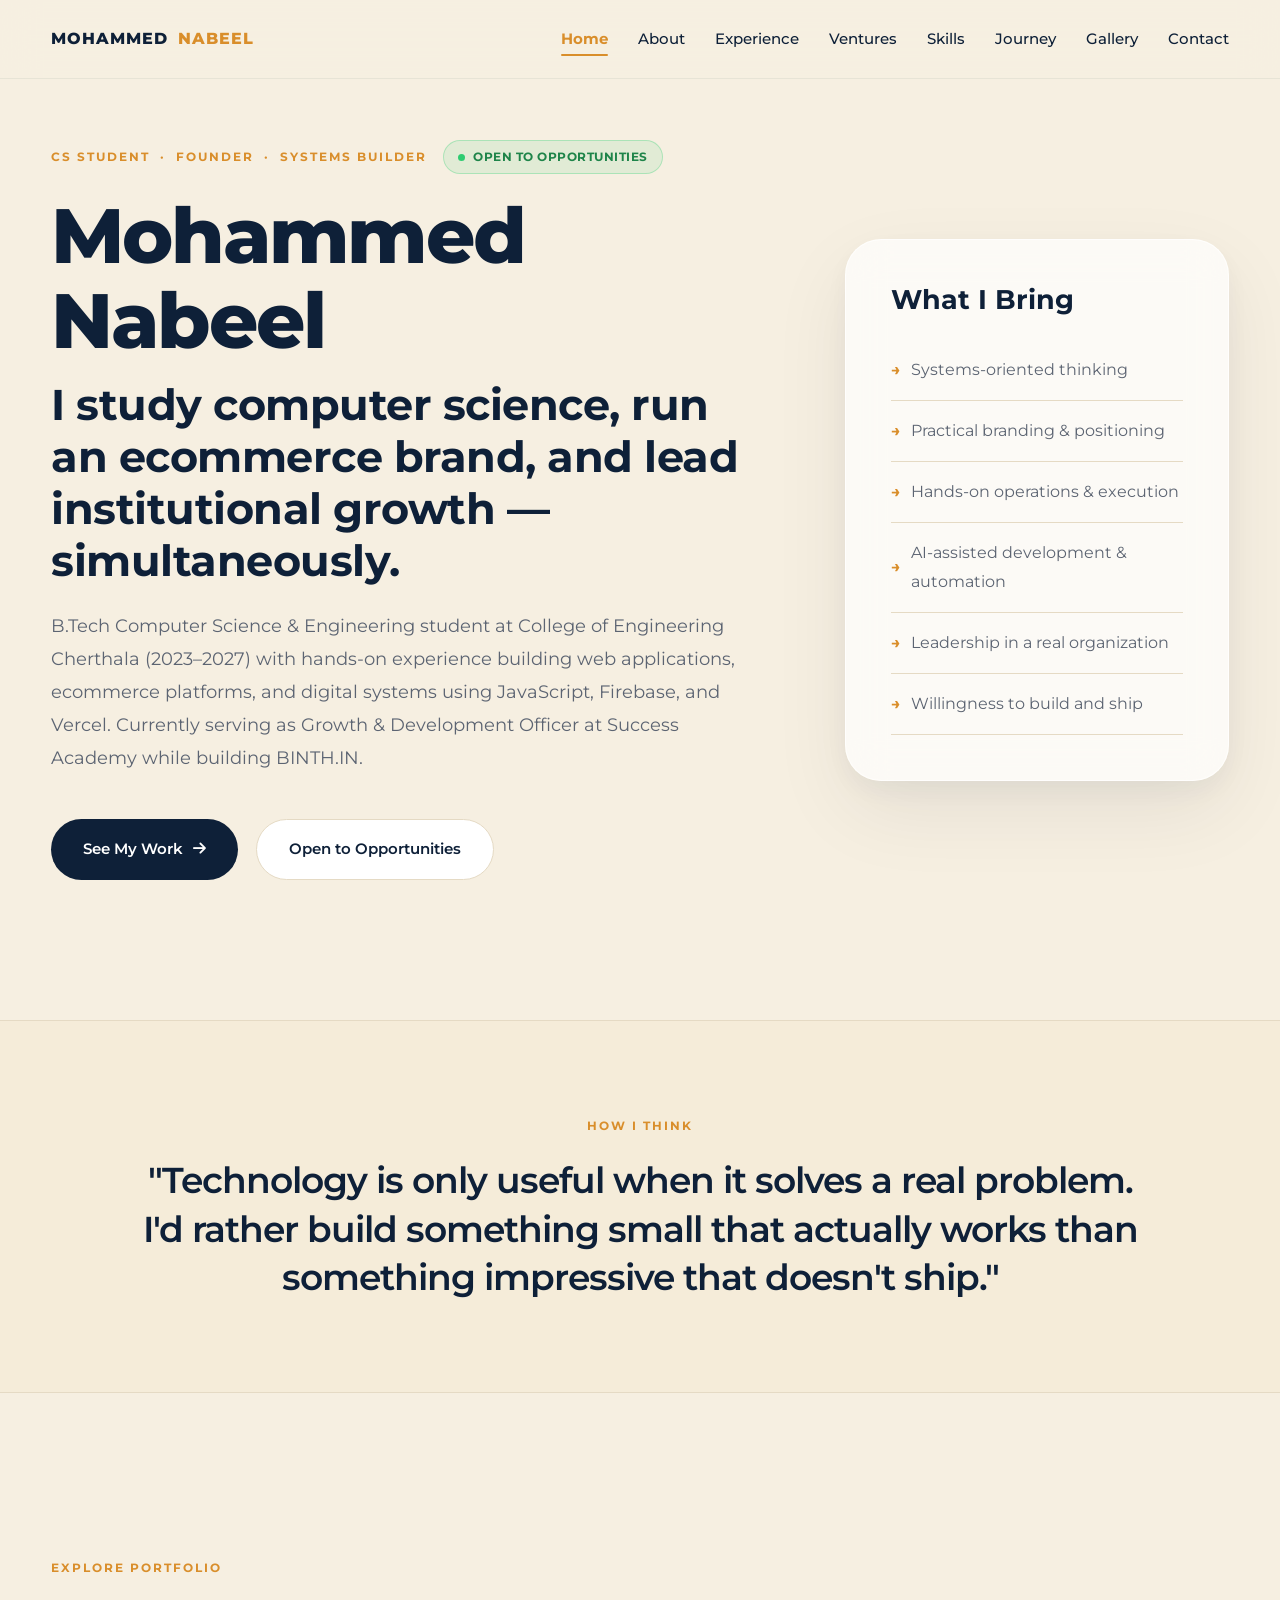
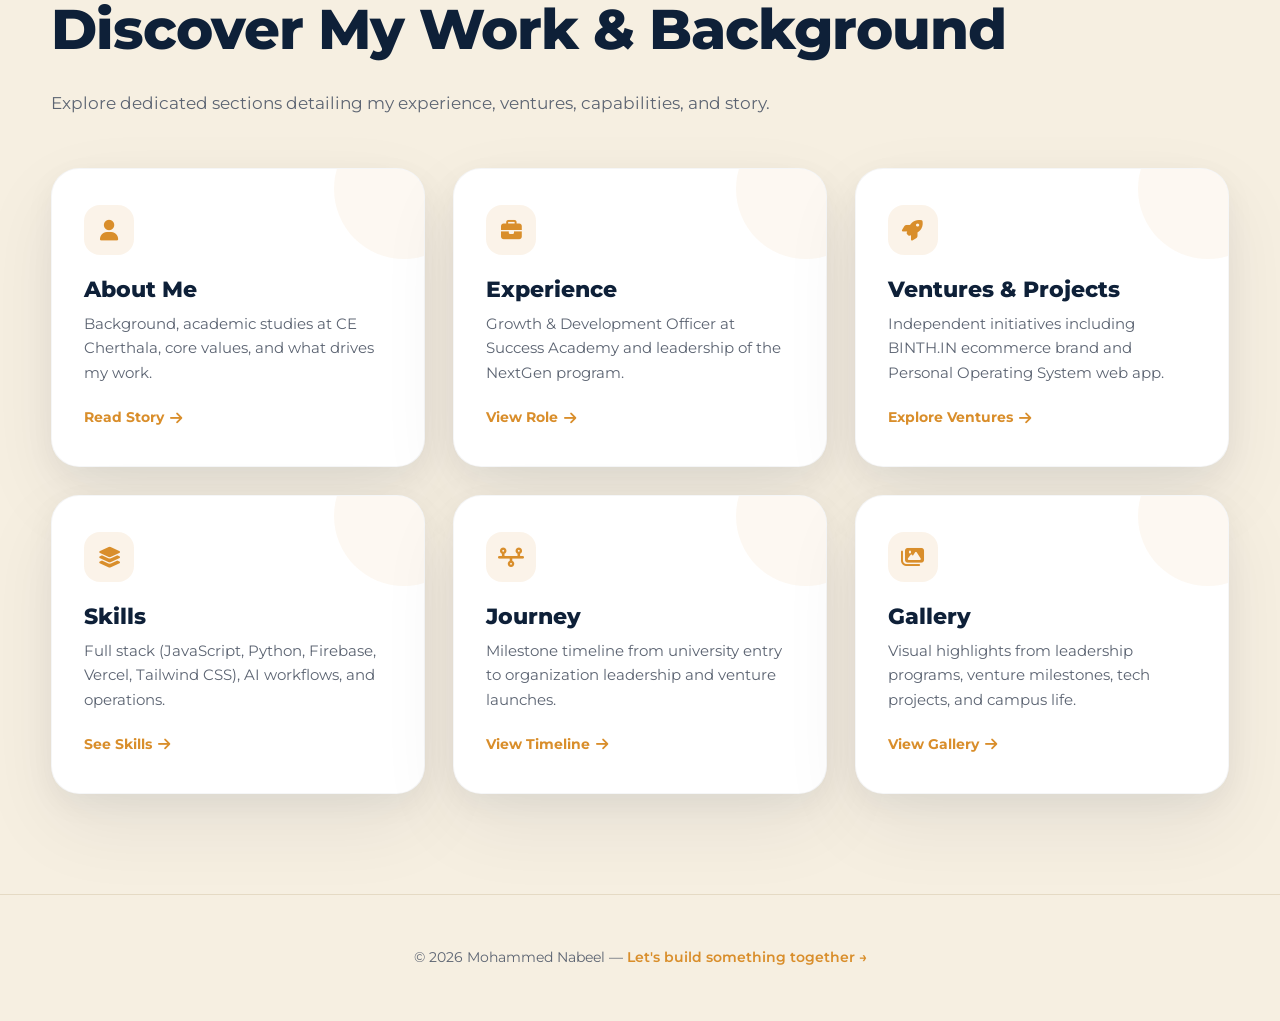
<file: index.html>
﻿<!DOCTYPE html>
<html lang="en">

<head>
  <meta charset="UTF-8" />
  <meta name="viewport" content="width=device-width, initial-scale=1.0" />

  <title>Mohammed Nabeel — Software Engineering Student · Web Developer · Digital Systems Builder</title>
  <meta name="description"
    content="Portfolio of Mohammed Nabeel — B.Tech Computer Science student at CE Cherthala (2023–2027), Founder & Technical Lead at BINTH.IN, and Growth & Development Officer at Success Academy." />

  <!-- OPEN GRAPH / SOCIAL META -->
  <meta property="og:type" content="website" />
  <meta property="og:title" content="Mohammed Nabeel — Software Engineering Student · Web Developer · Digital Systems Builder" />
  <meta property="og:description"
    content="Portfolio of Mohammed Nabeel — Web Developer, Digital Systems Builder, and Founder of BINTH.IN." />
  <meta property="og:image" content="./profile.png" />
  <meta name="twitter:card" content="summary_large_image" />
  <meta name="twitter:title" content="Mohammed Nabeel — Portfolio" />
  <meta name="twitter:description" content="Building at the intersection of technology, business, and systems." />
  <meta name="twitter:image" content="./profile.png" />

  <!-- FAVICON -->
  <link rel="icon" type="image/svg+xml"
    href="data:image/svg+xml,<svg xmlns='http://www.w3.org/2000/svg' viewBox='0 0 100 100'><rect width='100' height='100' rx='24' fill='%230e2038'/><text x='50%25' y='56%25' dominant-baseline='middle' text-anchor='middle' font-family='Montserrat, sans-serif' font-size='42' font-weight='800' fill='%23d98e2b'>MN</text></svg>" />

  <!-- GOOGLE FONTS -->
  <link rel="preconnect" href="https://fonts.googleapis.com">
  <link rel="preconnect" href="https://fonts.gstatic.com" crossorigin>
  <link href="https://fonts.googleapis.com/css2?family=Montserrat:wght@300;400;500;600;700;800;900&display=swap"
    rel="stylesheet" />

  <!-- FONT AWESOME -->
  <link rel="stylesheet" href="https://cdnjs.cloudflare.com/ajax/libs/font-awesome/6.5.2/css/all.min.css" />

  <!-- CENTRAL STYLESHEET -->
  <link rel="stylesheet" href="style.css" />
</head>

<body>

  <header role="banner">
    <nav aria-label="Main Navigation">
      <div class="container nav-inner">
        <a href="index.html" class="logo" aria-label="Mohammed Nabeel Home">
          MOHAMMED <span>NABEEL</span>
        </a>

        <button class="nav-toggle" id="navToggle" aria-label="Open navigation menu" aria-expanded="false"
          aria-controls="navLinks">
          <span class="hamburger-bar"></span>
          <span class="hamburger-bar"></span>
          <span class="hamburger-bar"></span>
        </button>

        <div class="nav-links" id="navLinks">
          <a href="index.html">Home</a>
          <a href="about.html">About</a>
          <a href="experience.html">Experience</a>
          <a href="ventures.html">Ventures</a>
          <a href="skills.html">Skills</a>
          <a href="journey.html">Journey</a>
          <a href="gallery.html">Gallery</a>
          <a href="contact.html">Contact</a>
        </div>
      </div>
    </nav>
  </header>

  <main id="main-content">

    <!-- HERO -->
    <section class="hero" id="home" aria-label="Introduction">
      <div class="container hero-grid">
        <div>
          <div class="tag" style="display:flex; align-items:center; gap:16px; flex-wrap:wrap;">
            CS Student &nbsp;&middot;&nbsp; Founder &nbsp;&middot;&nbsp; Systems Builder
            <span class="availability-badge"><span class="availability-dot"></span> Open to Opportunities</span>
          </div>

          <h1>
            Mohammed Nabeel
          </h1>

          <p class="hero-headline">
            I study computer science, run an ecommerce brand, and lead institutional growth &mdash; simultaneously.
          </p>

          <p class="hero-sub">
            B.Tech Computer Science & Engineering student at College of Engineering Cherthala (2023–2027) with hands-on experience building web applications, ecommerce platforms, and digital systems using JavaScript, Firebase, and Vercel. Currently serving as Growth & Development Officer at Success Academy while building BINTH.IN.
          </p>

          <div class="hero-buttons">
            <a href="ventures.html" class="btn btn-primary" id="hero-cta-work">
              See My Work <i class="fa-solid fa-arrow-right"></i>
            </a>
            <a href="contact.html" class="btn btn-secondary" id="hero-cta-contact">
              Open to Opportunities
            </a>
          </div>
        </div>

        <div class="hero-card">
          <h3>
            What I Bring
          </h3>
          <ul>
            <li>Systems-oriented thinking</li>
            <li>Practical branding & positioning</li>
            <li>Hands-on operations & execution</li>
            <li>AI-assisted development & automation</li>
            <li>Leadership in a real organization</li>
            <li>Willingness to build and ship</li>
          </ul>
        </div>
      </div>
    </section>

    <!-- PHILOSOPHY BANNER -->
    <section class="philosophy">
      <div class="container">
        <div class="tag">
          How I Think
        </div>
        <h2>
          "Technology is only useful when it solves a real problem.
          I'd rather build something small that actually works than
          something impressive that doesn't ship."
        </h2>
      </div>
    </section>

    <!-- EXPLORE SECTIONS PORTAL -->
    <section class="portals-section" aria-label="Explore Portfolio Pages">
      <div class="container">
        <div class="tag">Explore Portfolio</div>
        <h2>Discover My Work & Background</h2>
        <p>Explore dedicated sections detailing my experience, ventures, capabilities, and story.</p>

        <div class="portal-grid">
          <a href="about.html" class="portal-card">
            <div>
              <div class="portal-icon">
                <i class="fa-solid fa-user"></i>
              </div>
              <h3>About Me</h3>
              <p>Background, academic studies at CE Cherthala, core values, and what drives my work.</p>
            </div>
            <div class="portal-link-text">
              Read Story <i class="fa-solid fa-arrow-right"></i>
            </div>
          </a>

          <a href="experience.html" class="portal-card">
            <div>
              <div class="portal-icon">
                <i class="fa-solid fa-briefcase"></i>
              </div>
              <h3>Experience</h3>
              <p>Growth & Development Officer at Success Academy and leadership of the NextGen program.</p>
            </div>
            <div class="portal-link-text">
              View Role <i class="fa-solid fa-arrow-right"></i>
            </div>
          </a>

          <a href="ventures.html" class="portal-card">
            <div>
              <div class="portal-icon">
                <i class="fa-solid fa-rocket"></i>
              </div>
              <h3>Ventures & Projects</h3>
              <p>Independent initiatives including BINTH.IN ecommerce brand and Personal Operating System web app.</p>
            </div>
            <div class="portal-link-text">
              Explore Ventures <i class="fa-solid fa-arrow-right"></i>
            </div>
          </a>

          <a href="skills.html" class="portal-card">
            <div>
              <div class="portal-icon">
                <i class="fa-solid fa-layer-group"></i>
              </div>
              <h3>Skills</h3>
              <p>Full stack (JavaScript, Python, Firebase, Vercel, Tailwind CSS), AI workflows, and operations.</p>
            </div>
            <div class="portal-link-text">
              See Skills <i class="fa-solid fa-arrow-right"></i>
            </div>
          </a>

          <a href="journey.html" class="portal-card">
            <div>
              <div class="portal-icon">
                <i class="fa-solid fa-timeline"></i>
              </div>
              <h3>Journey</h3>
              <p>Milestone timeline from university entry to organization leadership and venture launches.</p>
            </div>
            <div class="portal-link-text">
              View Timeline <i class="fa-solid fa-arrow-right"></i>
            </div>
          </a>

          <a href="gallery.html" class="portal-card">
            <div>
              <div class="portal-icon">
                <i class="fa-solid fa-images"></i>
              </div>
              <h3>Gallery</h3>
              <p>Visual highlights from leadership programs, venture milestones, tech projects, and campus life.</p>
            </div>
            <div class="portal-link-text">
              View Gallery <i class="fa-solid fa-arrow-right"></i>
            </div>
          </a>

        </div>
      </div>
    </section>

  </main>

  <footer>
    <div class="container">
      © <span id="year">2026</span> Mohammed Nabeel — <a href="contact.html" style="color:var(--gold);text-decoration:none;font-weight:600;">Let's build something together →</a>
    </div>
  </footer>

  <a href="contact.html" class="floating-cta" id="floatingCta" aria-label="Contact Mohammed Nabeel">
    <i class="fa-solid fa-paper-plane"></i> <span>Let's Connect</span>
  </a>
  <script src="script.js"></script>
</body>

</html>
</file>
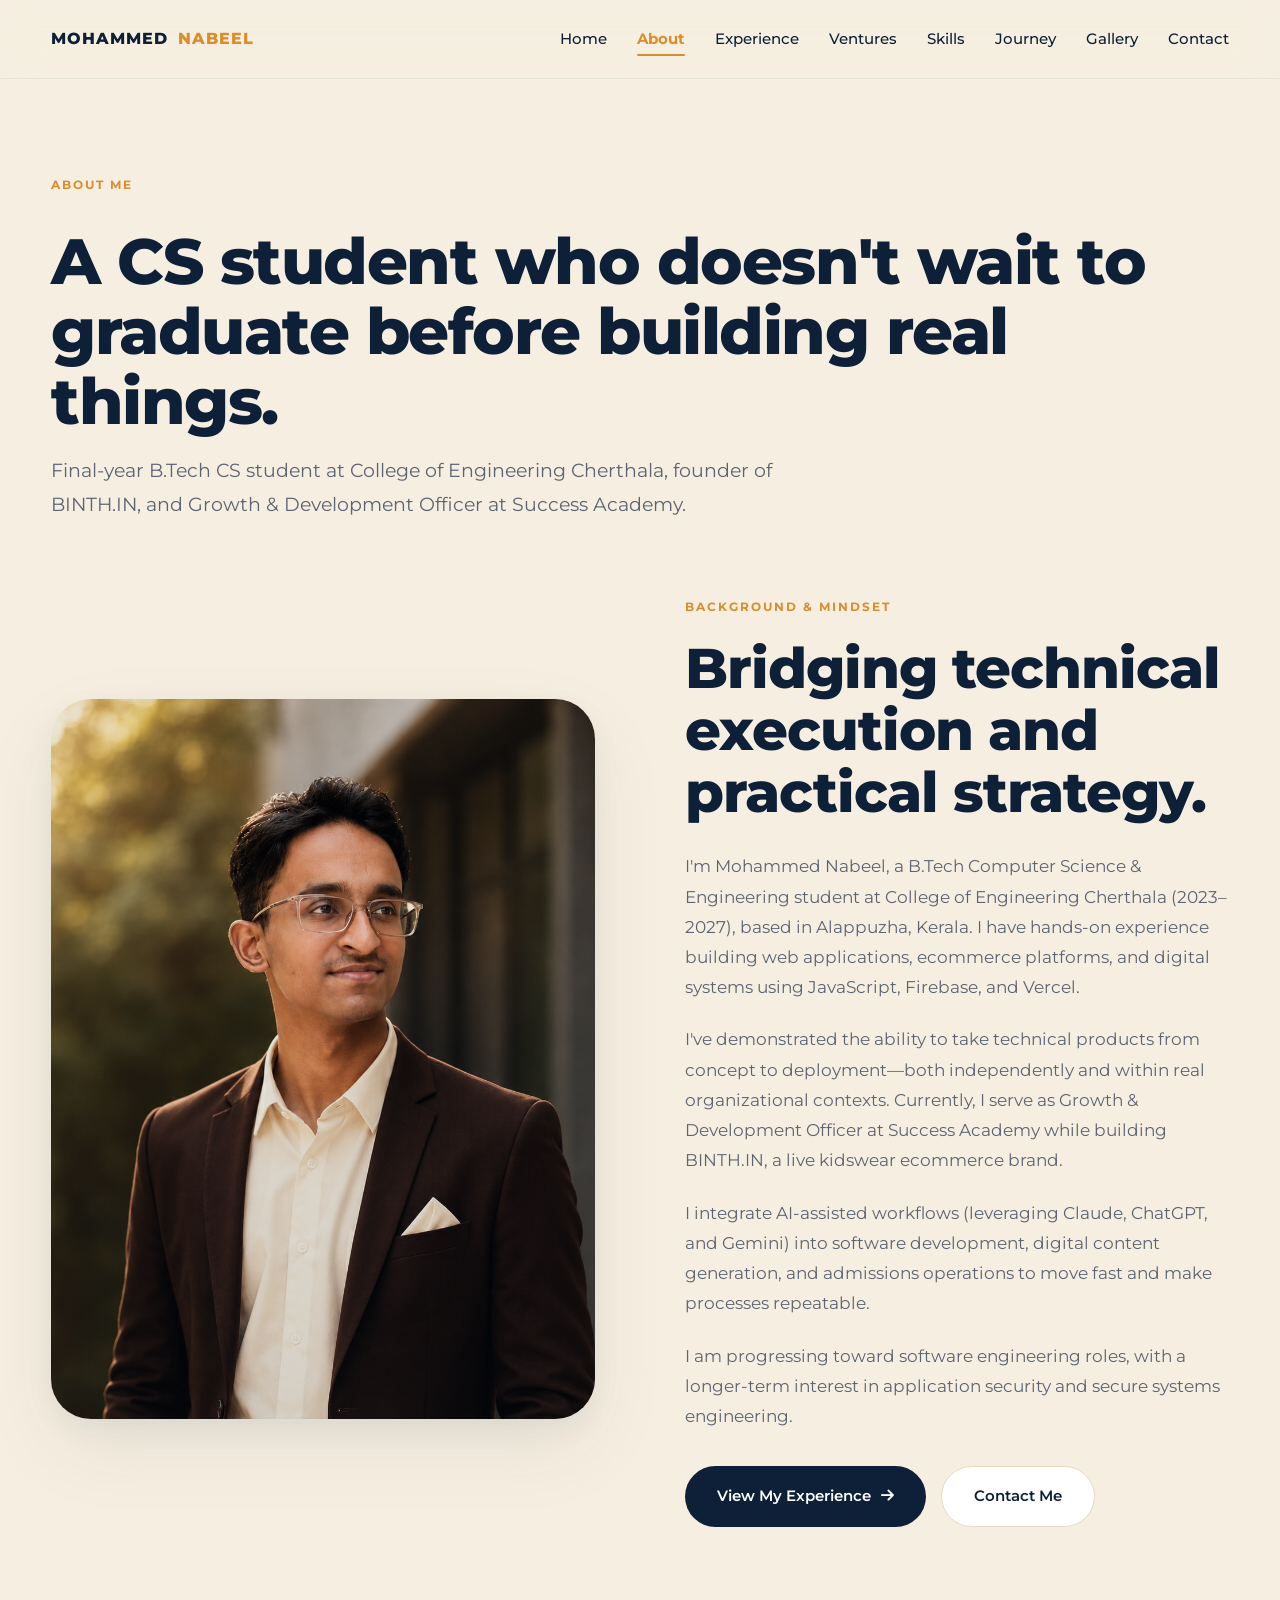
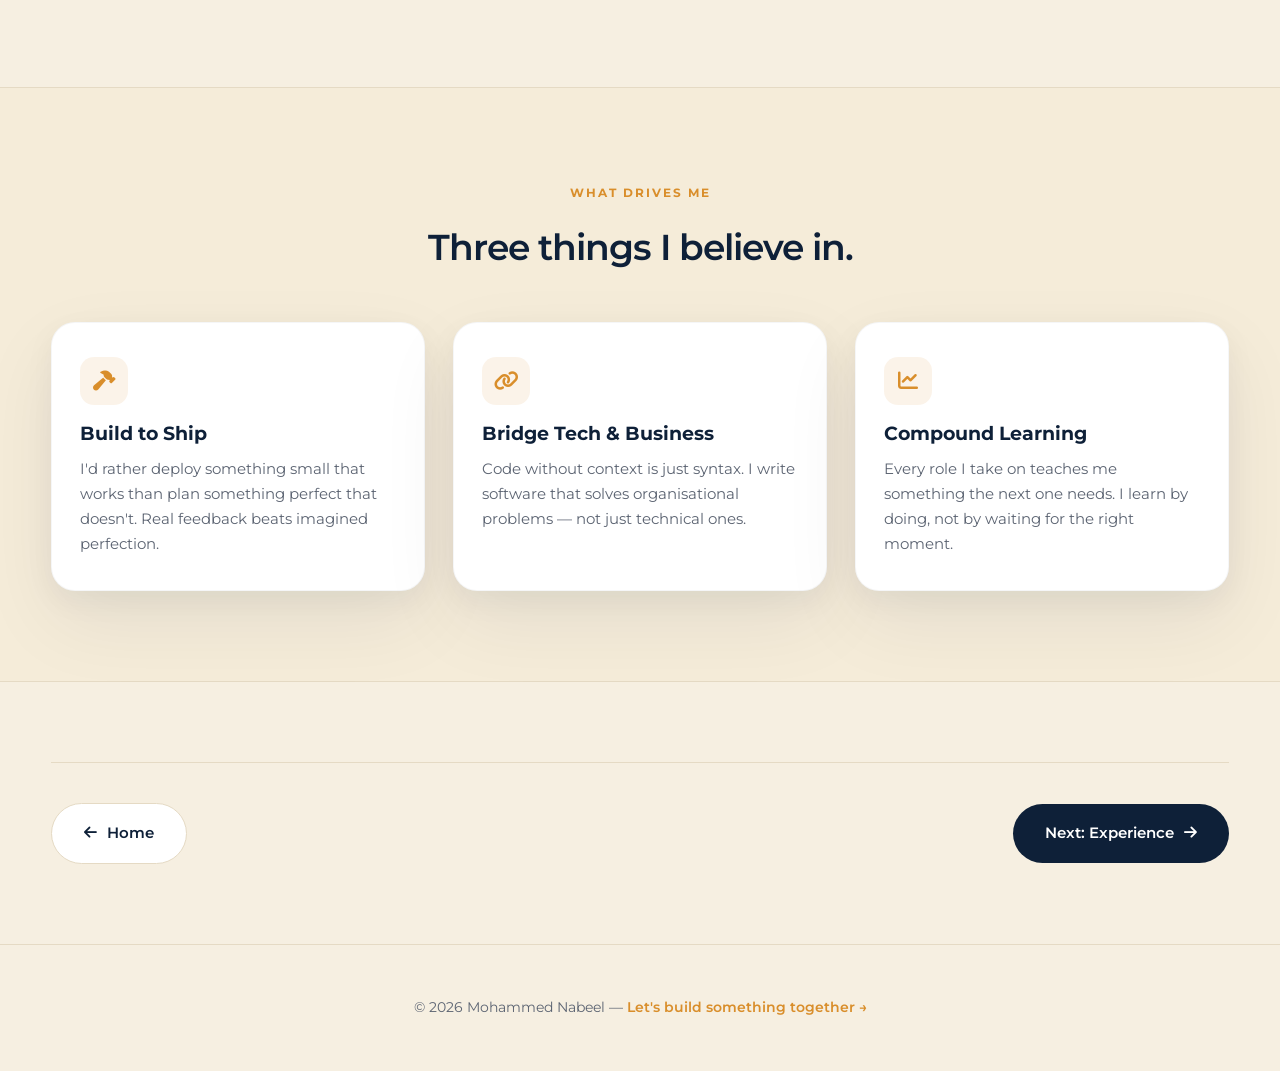
<file: about.html>
﻿<!DOCTYPE html>
<html lang="en">

<head>
  <meta charset="UTF-8" />
  <meta name="viewport" content="width=device-width, initial-scale=1.0" />

  <title>About — Mohammed Nabeel</title>
  <meta name="description"
    content="About Mohammed Nabeel — Computer Science student at College of Engineering Cherthala, founder of BINTH.IN, and Growth & Development Officer at Success Academy." />

  <!-- OPEN GRAPH / SOCIAL META -->
  <meta property="og:type" content="website" />
  <meta property="og:title" content="About — Mohammed Nabeel" />
  <meta property="og:description"
    content="A Computer Science student who builds things — in code, in business, and in systems." />
  <meta property="og:image" content="./profile.png" />
  <meta name="twitter:card" content="summary_large_image" />
  <meta name="twitter:title" content="About — Mohammed Nabeel" />
  <meta name="twitter:description" content="A Computer Science student who builds things — in code, in business, and in systems." />
  <meta name="twitter:image" content="./profile.png" />

  <!-- FAVICON -->
  <link rel="icon" type="image/svg+xml"
    href="data:image/svg+xml,<svg xmlns='http://www.w3.org/2000/svg' viewBox='0 0 100 100'><rect width='100' height='100' rx='24' fill='%230e2038'/><text x='50%25' y='56%25' dominant-baseline='middle' text-anchor='middle' font-family='Montserrat, sans-serif' font-size='42' font-weight='800' fill='%23d98e2b'>MN</text></svg>" />

  <!-- GOOGLE FONTS -->
  <link rel="preconnect" href="https://fonts.googleapis.com">
  <link rel="preconnect" href="https://fonts.gstatic.com" crossorigin>
  <link href="https://fonts.googleapis.com/css2?family=Montserrat:wght@300;400;500;600;700;800;900&display=swap"
    rel="stylesheet" />

  <!-- FONT AWESOME -->
  <link rel="stylesheet" href="https://cdnjs.cloudflare.com/ajax/libs/font-awesome/6.5.2/css/all.min.css" />

  <!-- CENTRAL STYLESHEET -->
  <link rel="stylesheet" href="style.css" />
</head>

<body>

  <header role="banner">
    <nav aria-label="Main Navigation">
      <div class="container nav-inner">
        <a href="index.html" class="logo" aria-label="Mohammed Nabeel Home">
          MOHAMMED <span>NABEEL</span>
        </a>

        <button class="nav-toggle" id="navToggle" aria-label="Open navigation menu" aria-expanded="false"
          aria-controls="navLinks">
          <span class="hamburger-bar"></span>
          <span class="hamburger-bar"></span>
          <span class="hamburger-bar"></span>
        </button>

        <div class="nav-links" id="navLinks">
          <a href="index.html">Home</a>
          <a href="about.html">About</a>
          <a href="experience.html">Experience</a>
          <a href="ventures.html">Ventures</a>
          <a href="skills.html">Skills</a>
          <a href="journey.html">Journey</a>
          <a href="gallery.html">Gallery</a>
          <a href="contact.html">Contact</a>
        </div>
      </div>
    </nav>
  </header>

  <main id="main-content">

    <section class="page-header" aria-label="About Page Introduction">
      <div class="container">
        <div class="tag">About Me</div>
        <h1>A CS student who doesn't wait to graduate before building real things.</h1>
        <p class="page-header-sub">
          Final-year B.Tech CS student at College of Engineering Cherthala, founder of BINTH.IN, and Growth & Development Officer at Success Academy.
        </p>
      </div>
    </section>

    <!-- ABOUT DETAIL -->
    <section id="about" aria-label="Detailed Biography" style="padding-top: 40px;">
      <div class="container about-grid">
        <div class="about-image">
          <img src="./profile.png" alt="Mohammed Nabeel — Portrait" loading="lazy" width="600" height="760" />
        </div>

        <div class="about-text">
          <div class="tag">
            Background & Mindset
          </div>

          <h2>
            Bridging technical execution and practical strategy.
          </h2>

          <p>
            I'm Mohammed Nabeel, a B.Tech Computer Science & Engineering student at College of Engineering Cherthala (2023–2027), based in Alappuzha, Kerala. I have hands-on experience building web applications, ecommerce platforms, and digital systems using JavaScript, Firebase, and Vercel.
          </p>

          <p>
            I've demonstrated the ability to take technical products from concept to deployment—both independently and within real organizational contexts. Currently, I serve as Growth & Development Officer at Success Academy while building BINTH.IN, a live kidswear ecommerce brand.
          </p>

          <p>
            I integrate AI-assisted workflows (leveraging Claude, ChatGPT, and Gemini) into software development, digital content generation, and admissions operations to move fast and make processes repeatable.
          </p>

          <p>
            I am progressing toward software engineering roles, with a longer-term interest in application security and secure systems engineering.
          </p>

          <div style="margin-top: 35px; display: flex; gap: 15px; flex-wrap: wrap;">
            <a href="experience.html" class="btn btn-primary">
              View My Experience <i class="fa-solid fa-arrow-right"></i>
            </a>
            <a href="contact.html" class="btn btn-secondary">
              Contact Me
            </a>
          </div>
        </div>
      </div>
    </section>

    <!-- PHILOSOPHY -->
    <section class="philosophy">
      <div class="container">
        <div class="tag">
          What Drives Me
        </div>
        <h2 style="margin-bottom: 50px;">
          Three things I believe in.
        </h2>
        <div class="values-pillars">
          <div class="value-pillar">
            <div class="value-icon"><i class="fa-solid fa-hammer"></i></div>
            <h3>Build to Ship</h3>
            <p>I'd rather deploy something small that works than plan something perfect that doesn't. Real feedback beats imagined perfection.</p>
          </div>
          <div class="value-pillar">
            <div class="value-icon"><i class="fa-solid fa-link"></i></div>
            <h3>Bridge Tech &amp; Business</h3>
            <p>Code without context is just syntax. I write software that solves organisational problems &mdash; not just technical ones.</p>
          </div>
          <div class="value-pillar">
            <div class="value-icon"><i class="fa-solid fa-chart-line"></i></div>
            <h3>Compound Learning</h3>
            <p>Every role I take on teaches me something the next one needs. I learn by doing, not by waiting for the right moment.</p>
          </div>
        </div>
      </div>
    </section>

    <!-- PAGE BOTTOM NAVIGATION -->
    <section style="padding: 0 0 80px 0;">
      <div class="container">
        <div class="page-nav-bar">
          <a href="index.html" class="btn btn-secondary">
            <i class="fa-solid fa-arrow-left"></i> Home
          </a>
          <a href="experience.html" class="btn btn-primary">
            Next: Experience <i class="fa-solid fa-arrow-right"></i>
          </a>
        </div>
      </div>
    </section>

  </main>

  <footer>
    <div class="container">
      © <span id="year">2026</span> Mohammed Nabeel &mdash; <a href="contact.html" style="color:var(--gold);text-decoration:none;font-weight:600;">Let's build something together &rarr;</a>
    </div>
  </footer>

  <a href="contact.html" class="floating-cta" id="floatingCta" aria-label="Contact Mohammed Nabeel">
    <i class="fa-solid fa-paper-plane"></i> <span>Let's Connect</span>
  </a>
  <script src="script.js"></script>
</body>

</html>
</file>
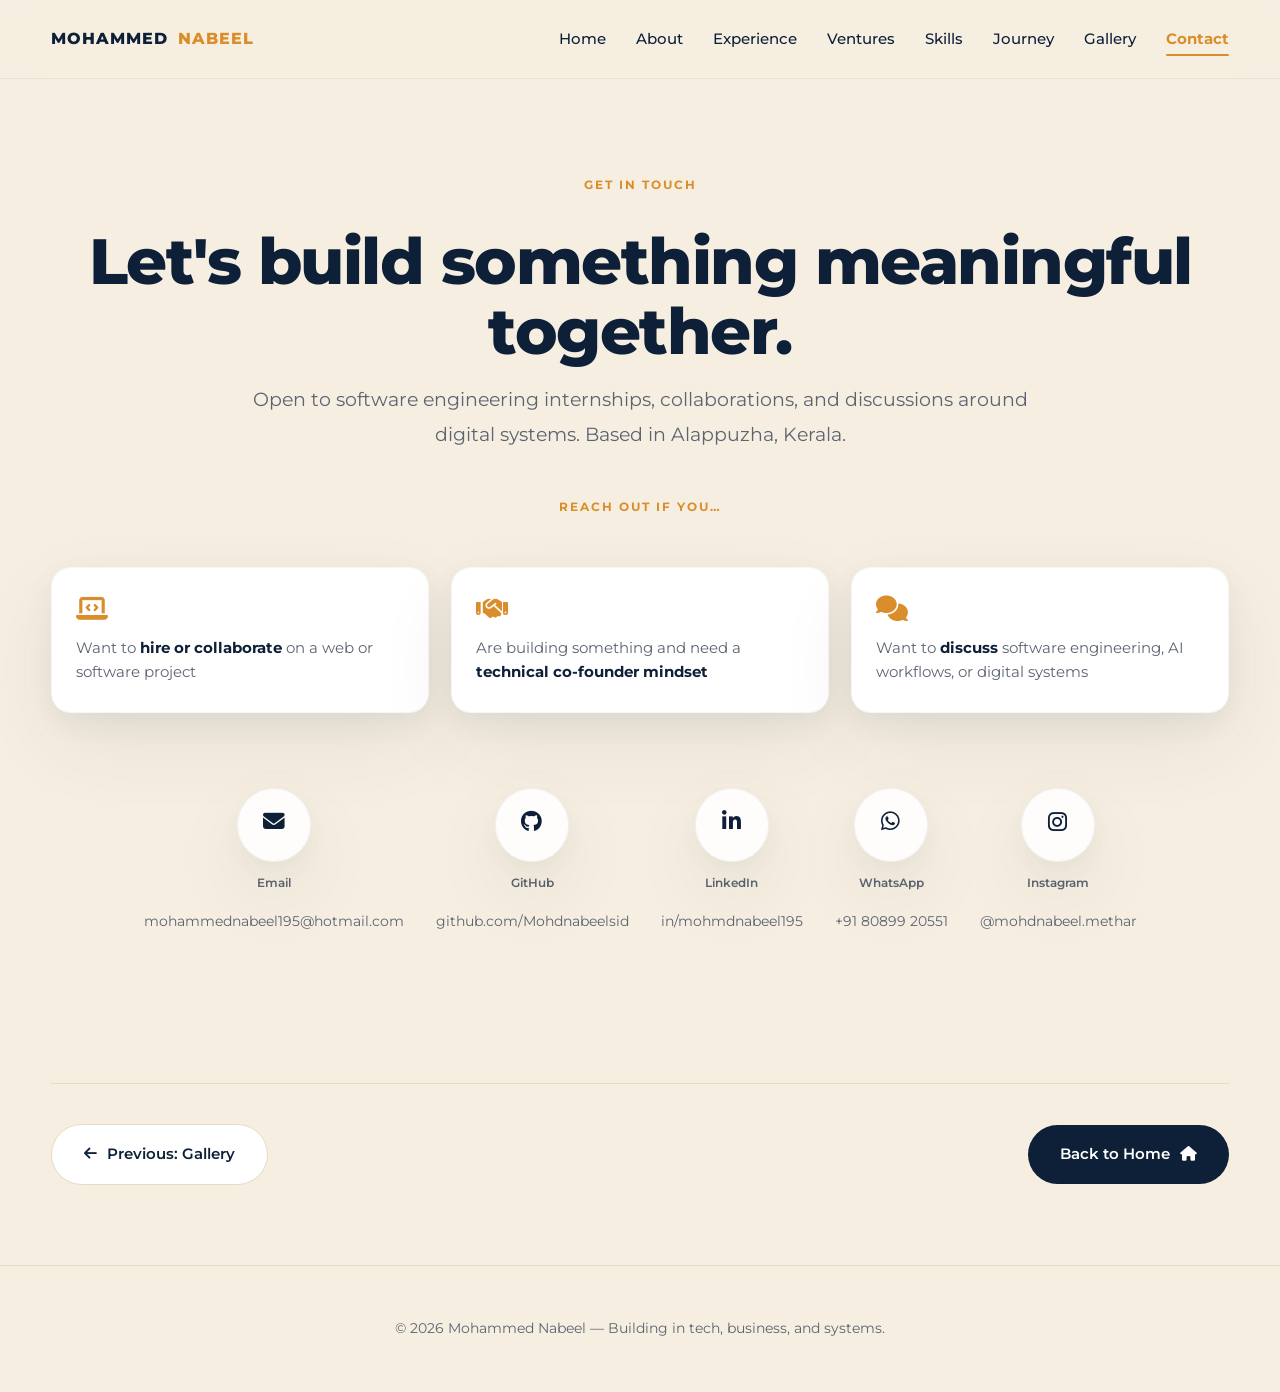
<file: contact.html>
﻿<!DOCTYPE html>
<html lang="en">

<head>
  <meta charset="UTF-8" />
  <meta name="viewport" content="width=device-width, initial-scale=1.0" />

  <title>Contact — Mohammed Nabeel</title>
  <meta name="description"
    content="Get in touch with Mohammed Nabeel for collaborations, internships, engineering projects, and business initiatives." />

  <!-- OPEN GRAPH / SOCIAL META -->
  <meta property="og:type" content="website" />
  <meta property="og:title" content="Contact — Mohammed Nabeel" />
  <meta property="og:description"
    content="Let's build something meaningful together. Open to collaborations, internships, and projects." />
  <meta property="og:image" content="./profile.png" />
  <meta name="twitter:card" content="summary_large_image" />
  <meta name="twitter:title" content="Contact — Mohammed Nabeel" />
  <meta name="twitter:description" content="Let's build something meaningful together." />
  <meta name="twitter:image" content="./profile.png" />

  <!-- FAVICON -->
  <link rel="icon" type="image/svg+xml"
    href="data:image/svg+xml,<svg xmlns='http://www.w3.org/2000/svg' viewBox='0 0 100 100'><rect width='100' height='100' rx='24' fill='%230e2038'/><text x='50%25' y='56%25' dominant-baseline='middle' text-anchor='middle' font-family='Montserrat, sans-serif' font-size='42' font-weight='800' fill='%23d98e2b'>MN</text></svg>" />

  <!-- GOOGLE FONTS -->
  <link rel="preconnect" href="https://fonts.googleapis.com">
  <link rel="preconnect" href="https://fonts.gstatic.com" crossorigin>
  <link href="https://fonts.googleapis.com/css2?family=Montserrat:wght@300;400;500;600;700;800;900&display=swap"
    rel="stylesheet" />

  <!-- FONT AWESOME -->
  <link rel="stylesheet" href="https://cdnjs.cloudflare.com/ajax/libs/font-awesome/6.5.2/css/all.min.css" />

  <!-- CENTRAL STYLESHEET -->
  <link rel="stylesheet" href="style.css" />
</head>

<body>

  <header role="banner">
    <nav aria-label="Main Navigation">
      <div class="container nav-inner">
        <a href="index.html" class="logo" aria-label="Mohammed Nabeel Home">
          MOHAMMED <span>NABEEL</span>
        </a>

        <button class="nav-toggle" id="navToggle" aria-label="Open navigation menu" aria-expanded="false"
          aria-controls="navLinks">
          <span class="hamburger-bar"></span>
          <span class="hamburger-bar"></span>
          <span class="hamburger-bar"></span>
        </button>

        <div class="nav-links" id="navLinks">
          <a href="index.html">Home</a>
          <a href="about.html">About</a>
          <a href="experience.html">Experience</a>
          <a href="ventures.html">Ventures</a>
          <a href="skills.html">Skills</a>
          <a href="journey.html">Journey</a>
          <a href="gallery.html">Gallery</a>
          <a href="contact.html">Contact</a>
        </div>
      </div>
    </nav>
  </header>

  <main id="main-content">

    <section class="page-header contact" aria-label="Contact Page Introduction">
      <div class="container">
        <div class="tag">Get in Touch</div>
        <h1>Let's build something meaningful together.</h1>
        <p class="page-header-sub" style="margin: auto;">
          Open to software engineering internships, collaborations, and discussions around digital systems. Based in Alappuzha, Kerala.
        </p>
      </div>
    </section>

    <!-- REACH OUT PROMPTS -->
    <section style="padding-top: 10px; padding-bottom: 0;">
      <div class="container" style="text-align:center;">
        <div class="tag">Reach Out If You&hellip;</div>
        <div class="reach-out-grid">
          <div class="reach-out-card">
            <i class="fa-solid fa-laptop-code"></i>
            <p>Want to <strong>hire or collaborate</strong> on a web or software project</p>
          </div>
          <div class="reach-out-card">
            <i class="fa-solid fa-handshake"></i>
            <p>Are building something and need a <strong>technical co-founder mindset</strong></p>
          </div>
          <div class="reach-out-card">
            <i class="fa-solid fa-comments"></i>
            <p>Want to <strong>discuss</strong> software engineering, AI workflows, or digital systems</p>
          </div>
        </div>
      </div>
    </section>
    <!-- CONTACT LINKS -->
    <section class="contact" style="padding-top: 10px; padding-bottom: 70px;">
      <div class="container">

        <div class="contact-links">

          <div class="contact-link-item">
            <a href="mailto:mohammednabeel195@hotmail.com" aria-label="Email Mohammed Nabeel">
              <span>
                <i class="fa-solid fa-envelope"></i>
              </span>
            </a>
            <div class="contact-link-label">Email</div>
            <span style="font-size: 0.85rem; color: var(--muted); margin-top: 4px;">mohammednabeel195@hotmail.com</span>
          </div>

          <div class="contact-link-item">
            <a href="https://github.com/Mohdnabeelsid" target="_blank" rel="noopener noreferrer"
              aria-label="GitHub">
              <span>
                <i class="fa-brands fa-github"></i>
              </span>
            </a>
            <div class="contact-link-label">GitHub</div>
            <span style="font-size: 0.85rem; color: var(--muted); margin-top: 4px;">github.com/Mohdnabeelsid</span>
          </div>

          <div class="contact-link-item">
            <a href="https://www.linkedin.com/in/mohmdnabeel195" target="_blank" rel="noopener noreferrer"
              aria-label="LinkedIn">
              <span>
                <i class="fa-brands fa-linkedin-in"></i>
              </span>
            </a>
            <div class="contact-link-label">LinkedIn</div>
            <span style="font-size: 0.85rem; color: var(--muted); margin-top: 4px;">in/mohmdnabeel195</span>
          </div>

          <div class="contact-link-item">
            <a href="https://wa.me/918089920551" target="_blank" rel="noopener noreferrer" aria-label="WhatsApp">
              <span>
                <i class="fa-brands fa-whatsapp"></i>
              </span>
            </a>
            <div class="contact-link-label">WhatsApp</div>
            <span style="font-size: 0.85rem; color: var(--muted); margin-top: 4px;">+91 80899 20551</span>
          </div>

          <div class="contact-link-item">
            <a href="https://www.instagram.com/mohdnabeel.methar/" target="_blank" rel="noopener noreferrer"
              aria-label="Instagram">
              <span>
                <i class="fa-brands fa-instagram"></i>
              </span>
            </a>
            <div class="contact-link-label">Instagram</div>
            <span style="font-size: 0.85rem; color: var(--muted); margin-top: 4px;">@mohdnabeel.methar</span>
          </div>

        </div>

      </div>
    </section>

    <!-- PAGE BOTTOM NAVIGATION -->
    <section style="padding: 0 0 80px 0;">
      <div class="container">
        <div class="page-nav-bar">
          <a href="gallery.html" class="btn btn-secondary">
            <i class="fa-solid fa-arrow-left"></i> Previous: Gallery
          </a>
          <a href="index.html" class="btn btn-primary">
            Back to Home <i class="fa-solid fa-house"></i>
          </a>
        </div>
      </div>
    </section>

  </main>

  <footer>
    <div class="container">
      © <span id="year">2026</span> Mohammed Nabeel — Building in tech, business, and systems.
    </div>
  </footer>

  <a href="contact.html" class="floating-cta" id="floatingCta" aria-label="Contact Mohammed Nabeel">
    <i class="fa-solid fa-paper-plane"></i> <span>Let's Connect</span>
  </a>
  <script src="script.js"></script>
</body>

</html>
</file>
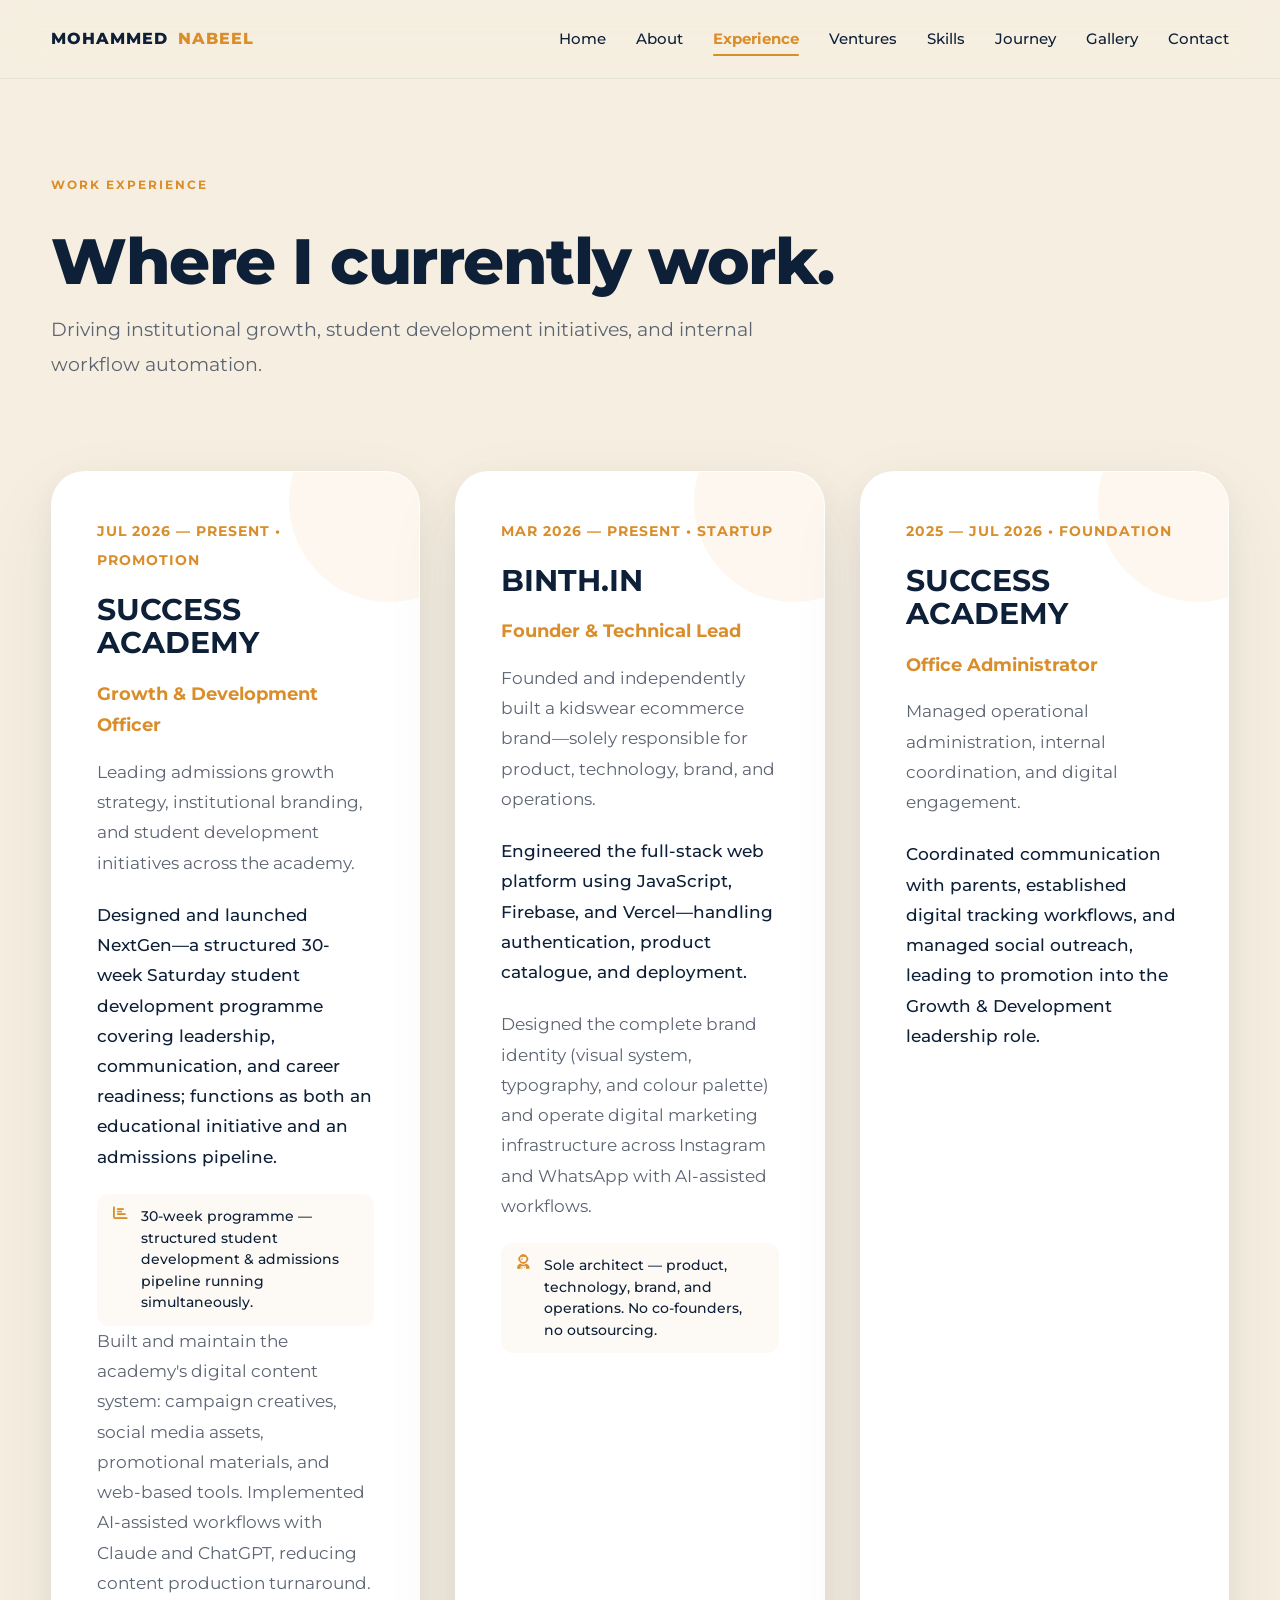
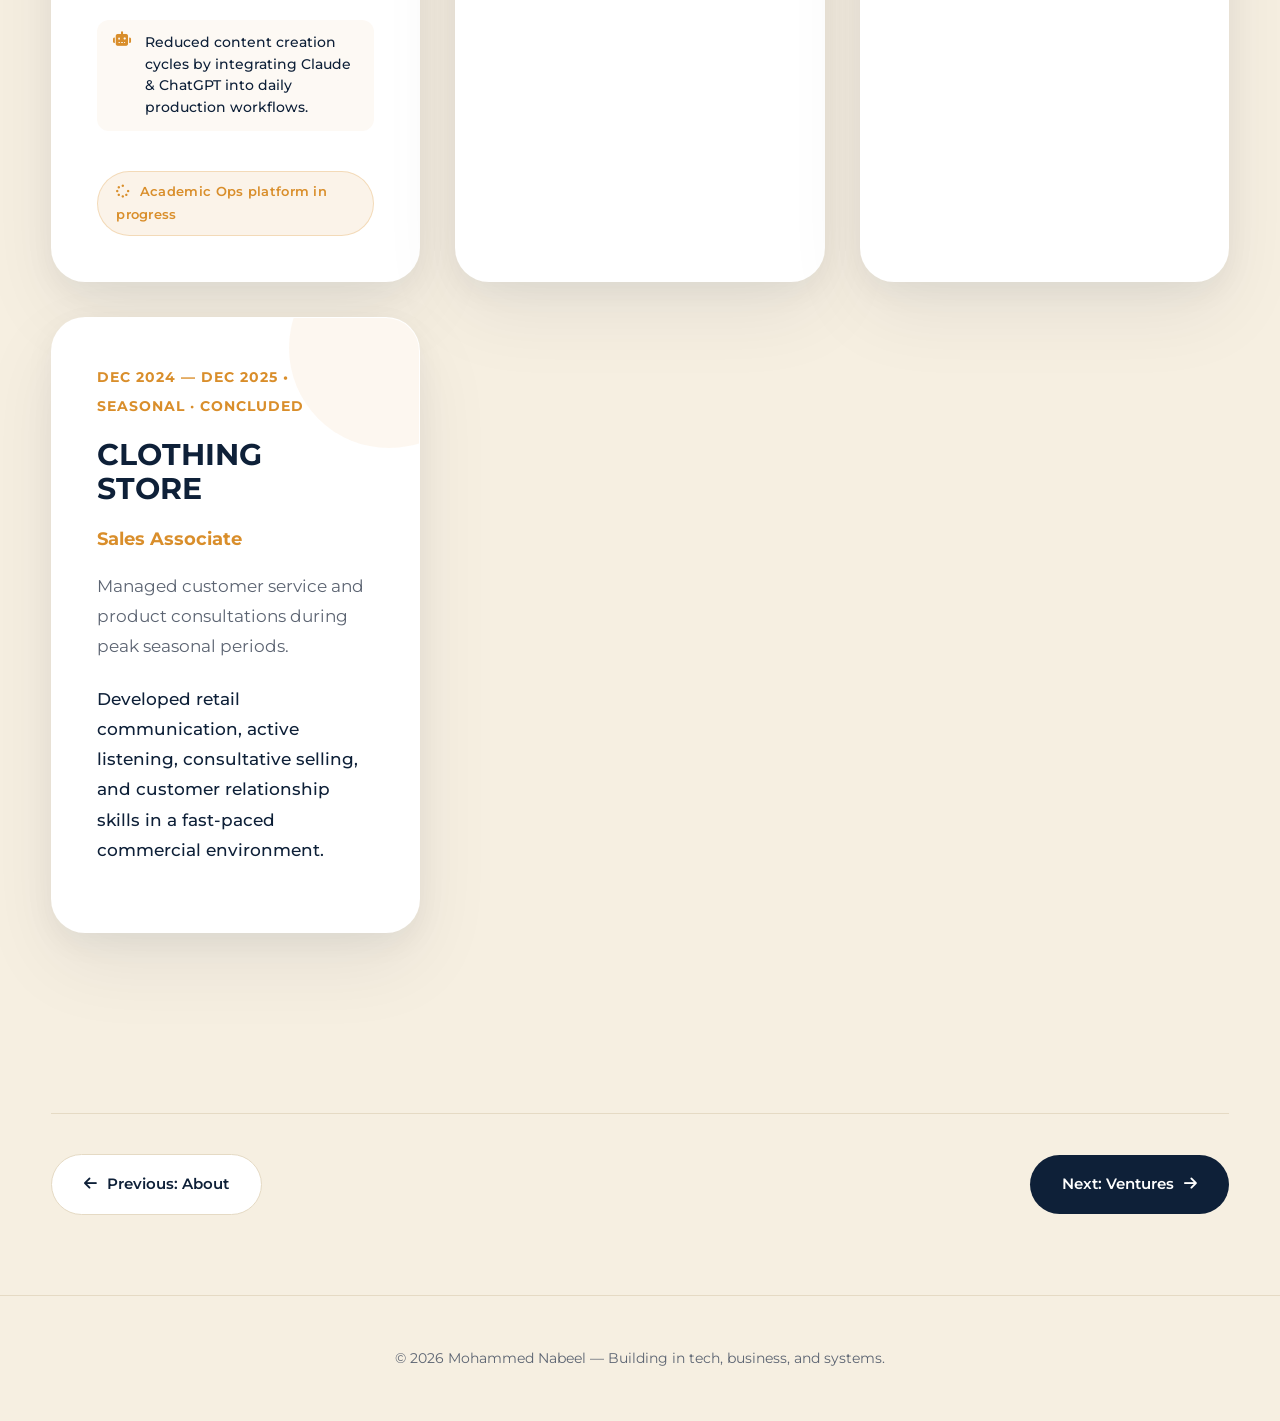
<file: experience.html>
﻿<!DOCTYPE html>
<html lang="en">

<head>
  <meta charset="UTF-8" />
  <meta name="viewport" content="width=device-width, initial-scale=1.0" />

  <title>Experience — Mohammed Nabeel</title>
  <meta name="description"
    content="Professional experience of Mohammed Nabeel as Growth & Development Officer at Success Academy. Leading student development programs and internal platform operations." />

  <!-- OPEN GRAPH / SOCIAL META -->
  <meta property="og:type" content="website" />
  <meta property="og:title" content="Experience — Mohammed Nabeel" />
  <meta property="og:description"
    content="Growth & Development Officer at Success Academy. Building programs, driving admissions, and leading digital operations." />
  <meta property="og:image" content="./profile.png" />
  <meta name="twitter:card" content="summary_large_image" />
  <meta name="twitter:title" content="Experience — Mohammed Nabeel" />
  <meta name="twitter:description" content="Growth & Development Officer at Success Academy." />
  <meta name="twitter:image" content="./profile.png" />

  <!-- FAVICON -->
  <link rel="icon" type="image/svg+xml"
    href="data:image/svg+xml,<svg xmlns='http://www.w3.org/2000/svg' viewBox='0 0 100 100'><rect width='100' height='100' rx='24' fill='%230e2038'/><text x='50%25' y='56%25' dominant-baseline='middle' text-anchor='middle' font-family='Montserrat, sans-serif' font-size='42' font-weight='800' fill='%23d98e2b'>MN</text></svg>" />

  <!-- GOOGLE FONTS -->
  <link rel="preconnect" href="https://fonts.googleapis.com">
  <link rel="preconnect" href="https://fonts.gstatic.com" crossorigin>
  <link href="https://fonts.googleapis.com/css2?family=Montserrat:wght@300;400;500;600;700;800;900&display=swap"
    rel="stylesheet" />

  <!-- FONT AWESOME -->
  <link rel="stylesheet" href="https://cdnjs.cloudflare.com/ajax/libs/font-awesome/6.5.2/css/all.min.css" />

  <!-- CENTRAL STYLESHEET -->
  <link rel="stylesheet" href="style.css" />
</head>

<body>

  <header role="banner">
    <nav aria-label="Main Navigation">
      <div class="container nav-inner">
        <a href="index.html" class="logo" aria-label="Mohammed Nabeel Home">
          MOHAMMED <span>NABEEL</span>
        </a>

        <button class="nav-toggle" id="navToggle" aria-label="Open navigation menu" aria-expanded="false"
          aria-controls="navLinks">
          <span class="hamburger-bar"></span>
          <span class="hamburger-bar"></span>
          <span class="hamburger-bar"></span>
        </button>

        <div class="nav-links" id="navLinks">
          <a href="index.html">Home</a>
          <a href="about.html">About</a>
          <a href="experience.html">Experience</a>
          <a href="ventures.html">Ventures</a>
          <a href="skills.html">Skills</a>
          <a href="journey.html">Journey</a>
          <a href="gallery.html">Gallery</a>
          <a href="contact.html">Contact</a>
        </div>
      </div>
    </nav>
  </header>

  <main id="main-content">

    <section class="page-header" aria-label="Experience Page Introduction">
      <div class="container">
        <div class="tag">Work Experience</div>
        <h1>Where I currently work.</h1>
        <p class="page-header-sub">
          Driving institutional growth, student development initiatives, and internal workflow automation.
        </p>
      </div>
    </section>

    <!-- EXPERIENCE CONTENT -->
    <section id="experience" style="padding-top: 40px;">
      <div class="container">
        <div class="ventures-grid" style="margin-top: 20px;">

          <!-- ROLE 1: Growth & Development Officer -->
          <div class="venture-card">
            <span>Jul 2026 — Present • Promotion</span>
            <h3>SUCCESS ACADEMY</h3>
            <div style="font-size: 1.1rem; font-weight: 700; color: var(--gold); margin-bottom: 16px;">
              Growth & Development Officer
            </div>
            <p>
              Leading admissions growth strategy, institutional branding, and student development initiatives across the academy.
            </p>
            <p class="venture-highlight">
              Designed and launched NextGen—a structured 30-week Saturday student development programme covering leadership, communication, and career readiness; functions as both an educational initiative and an admissions pipeline.
            </p>
            <div class="impact-line"><i class="fa-solid fa-chart-bar" style="color:var(--gold);margin-right:6px;"></i> 30-week programme &mdash; structured student development &amp; admissions pipeline running simultaneously.</div>
            <p>
              Built and maintain the academy's digital content system: campaign creatives, social media assets, promotional materials, and web-based tools. Implemented AI-assisted workflows with Claude and ChatGPT, reducing content production turnaround.
            <div class="impact-line"><i class="fa-solid fa-robot" style="color:var(--gold);margin-right:6px;"></i> Reduced content creation cycles by integrating Claude &amp; ChatGPT into daily production workflows.</div>
            </p>
            <div class="status-note">
              <i class="fa-solid fa-spinner fa-spin" style="margin-right: 6px;"></i> Academic Ops platform in progress
            </div>
          </div>

          <!-- ROLE 2: Founder & Technical Lead -->
          <div class="venture-card">
            <span>Mar 2026 — Present • Startup</span>
            <h3>BINTH.IN</h3>
            <div style="font-size: 1.1rem; font-weight: 700; color: var(--gold); margin-bottom: 16px;">
              Founder & Technical Lead
            </div>
            <p>
              Founded and independently built a kidswear ecommerce brand—solely responsible for product, technology, brand, and operations.
            </p>
            <p class="venture-highlight">
              Engineered the full-stack web platform using JavaScript, Firebase, and Vercel—handling authentication, product catalogue, and deployment.
            </p>
            <p>
              Designed the complete brand identity (visual system, typography, and colour palette) and operate digital marketing infrastructure across Instagram and WhatsApp with AI-assisted workflows.
            </p>
            <div class="impact-line"><i class="fa-solid fa-user-astronaut" style="color:var(--gold);margin-right:6px;"></i> Sole architect &mdash; product, technology, brand, and operations. No co-founders, no outsourcing.</div>
          </div>

          <!-- ROLE 3: Office Administrator -->
          <div class="venture-card">
            <span>2025 — Jul 2026 • Foundation</span>
            <h3>SUCCESS ACADEMY</h3>
            <div style="font-size: 1.1rem; font-weight: 700; color: var(--gold); margin-bottom: 16px;">
              Office Administrator
            </div>
            <p>
              Managed operational administration, internal coordination, and digital engagement.
            </p>
            <p class="venture-highlight">
              Coordinated communication with parents, established digital tracking workflows, and managed social outreach, leading to promotion into the Growth & Development leadership role.
            </p>
          </div>

          <!-- ROLE 4: Sales Associate -->
          <div class="venture-card">
            <span>Dec 2024 — Dec 2025 • Seasonal · Concluded</span>
            <h3>CLOTHING STORE</h3>
            <div style="font-size: 1.1rem; font-weight: 700; color: var(--gold); margin-bottom: 16px;">
              Sales Associate
            </div>
            <p>
              Managed customer service and product consultations during peak seasonal periods.
            </p>
            <p class="venture-highlight">
              Developed retail communication, active listening, consultative selling, and customer relationship skills in a fast-paced commercial environment.
            </p>
          </div>

        </div>
      </div>
    </section>

    <!-- PAGE BOTTOM NAVIGATION -->
    <section style="padding: 0 0 80px 0;">
      <div class="container">
        <div class="page-nav-bar">
          <a href="about.html" class="btn btn-secondary">
            <i class="fa-solid fa-arrow-left"></i> Previous: About
          </a>
          <a href="ventures.html" class="btn btn-primary">
            Next: Ventures <i class="fa-solid fa-arrow-right"></i>
          </a>
        </div>
      </div>
    </section>

  </main>

  <footer>
    <div class="container">
      © <span id="year">2026</span> Mohammed Nabeel — Building in tech, business, and systems.
    </div>
  </footer>

  <a href="contact.html" class="floating-cta" id="floatingCta" aria-label="Contact Mohammed Nabeel">
    <i class="fa-solid fa-paper-plane"></i> <span>Let's Connect</span>
  </a>
  <script src="script.js"></script>
</body>

</html>
</file>
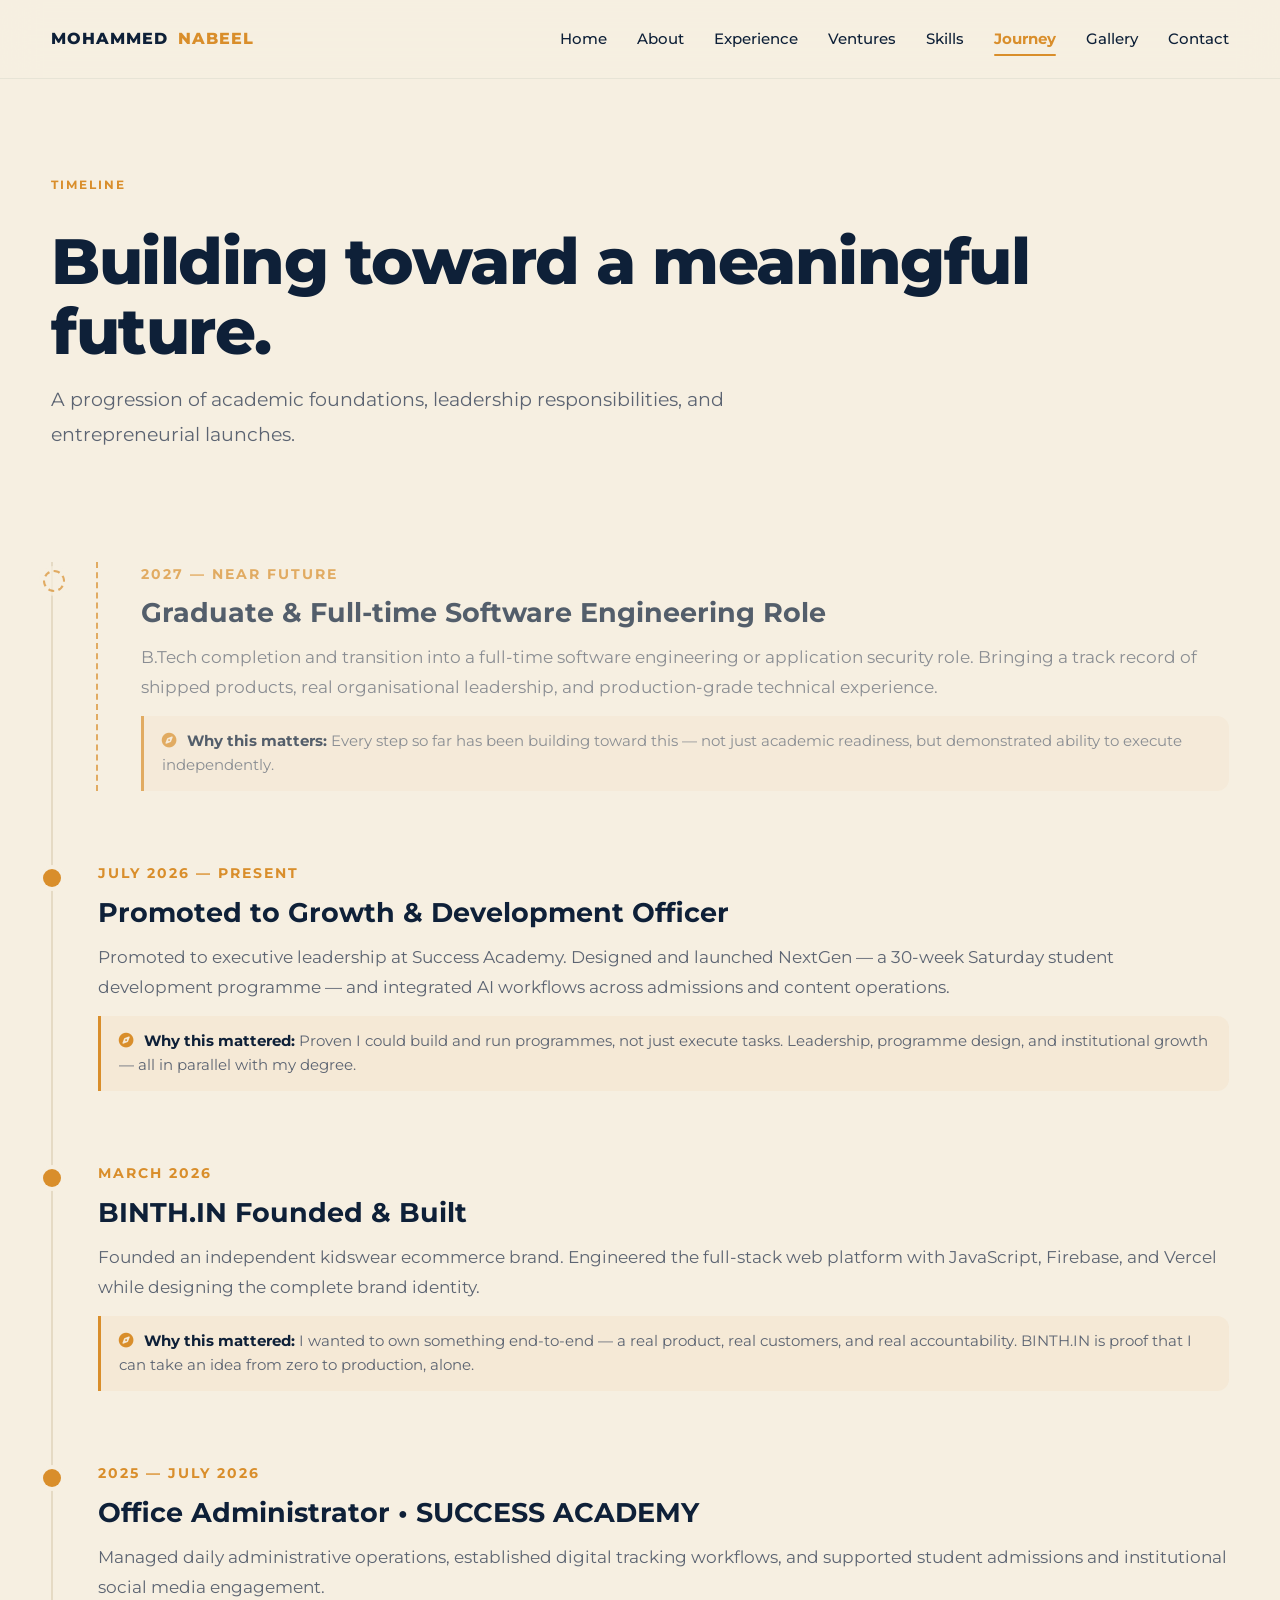
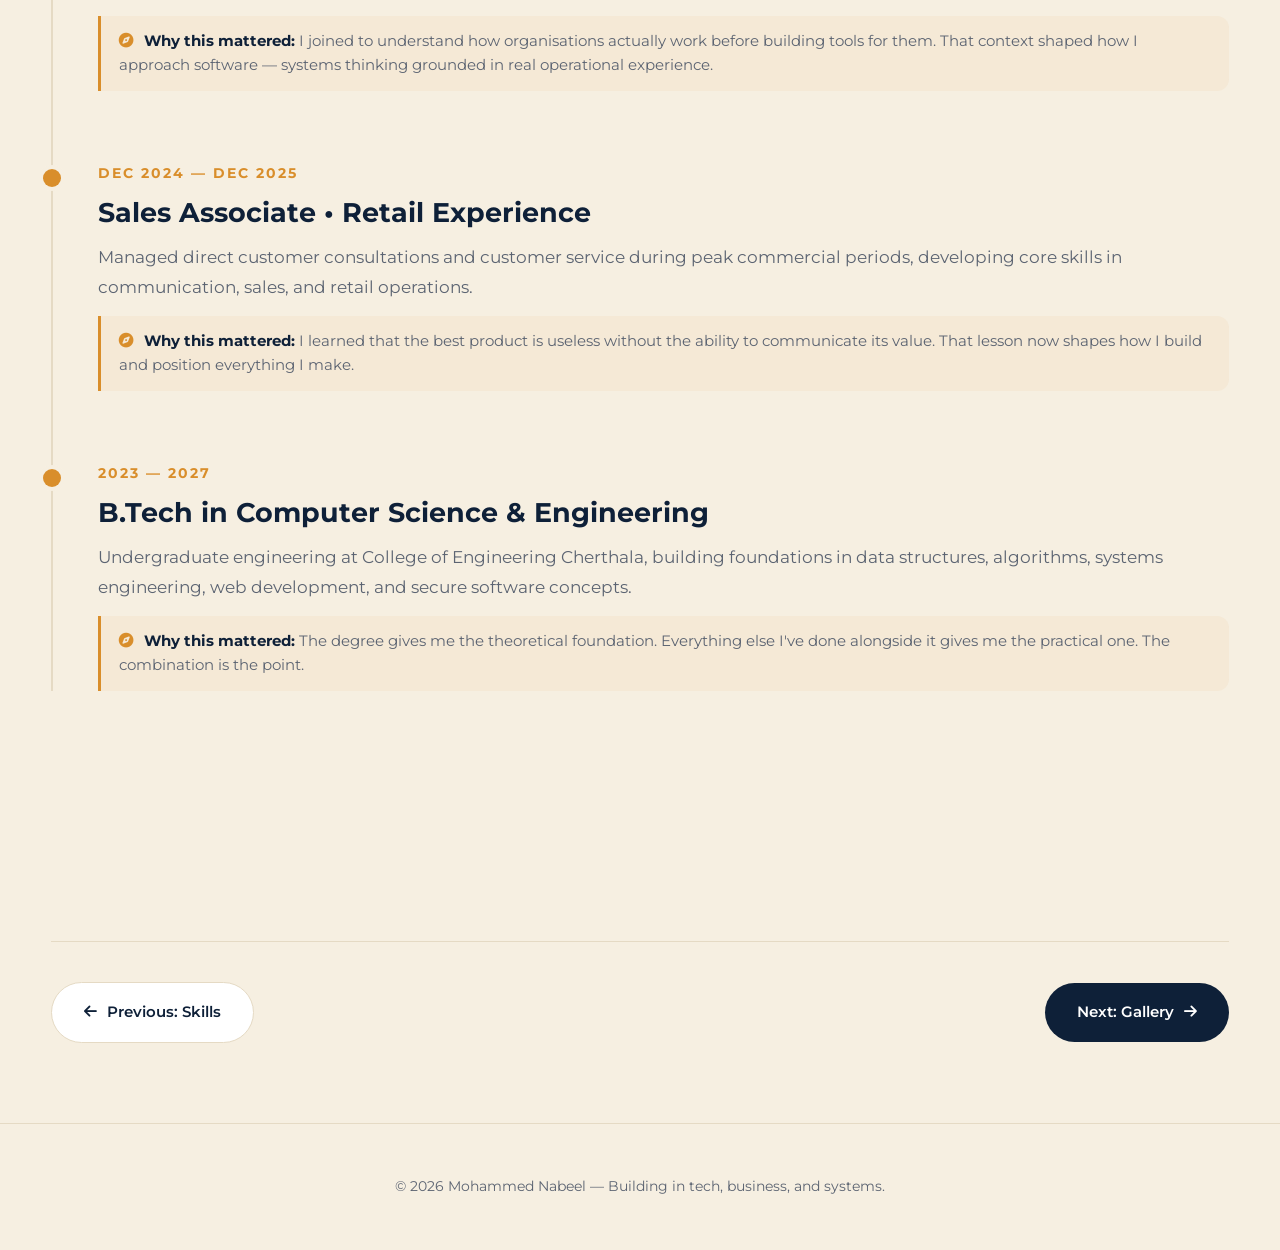
<file: journey.html>
﻿<!DOCTYPE html>
<html lang="en">

<head>
  <meta charset="UTF-8" />
  <meta name="viewport" content="width=device-width, initial-scale=1.0" />

  <title>Journey — Mohammed Nabeel</title>
  <meta name="description"
    content="The journey and milestones of Mohammed Nabeel across engineering studies, professional career at Success Academy, and founding BINTH.IN." />

  <!-- OPEN GRAPH / SOCIAL META -->
  <meta property="og:type" content="website" />
  <meta property="og:title" content="Journey — Mohammed Nabeel" />
  <meta property="og:description"
    content="Building toward a meaningful future: milestones from 2023 to present." />
  <meta property="og:image" content="./profile.png" />
  <meta name="twitter:card" content="summary_large_image" />
  <meta name="twitter:title" content="Journey — Mohammed Nabeel" />
  <meta name="twitter:description" content="Building toward a meaningful future." />
  <meta name="twitter:image" content="./profile.png" />

  <!-- FAVICON -->
  <link rel="icon" type="image/svg+xml"
    href="data:image/svg+xml,<svg xmlns='http://www.w3.org/2000/svg' viewBox='0 0 100 100'><rect width='100' height='100' rx='24' fill='%230e2038'/><text x='50%25' y='56%25' dominant-baseline='middle' text-anchor='middle' font-family='Montserrat, sans-serif' font-size='42' font-weight='800' fill='%23d98e2b'>MN</text></svg>" />

  <!-- GOOGLE FONTS -->
  <link rel="preconnect" href="https://fonts.googleapis.com">
  <link rel="preconnect" href="https://fonts.gstatic.com" crossorigin>
  <link href="https://fonts.googleapis.com/css2?family=Montserrat:wght@300;400;500;600;700;800;900&display=swap"
    rel="stylesheet" />

  <!-- FONT AWESOME -->
  <link rel="stylesheet" href="https://cdnjs.cloudflare.com/ajax/libs/font-awesome/6.5.2/css/all.min.css" />

  <!-- CENTRAL STYLESHEET -->
  <link rel="stylesheet" href="style.css" />
</head>

<body>

  <header role="banner">
    <nav aria-label="Main Navigation">
      <div class="container nav-inner">
        <a href="index.html" class="logo" aria-label="Mohammed Nabeel Home">
          MOHAMMED <span>NABEEL</span>
        </a>

        <button class="nav-toggle" id="navToggle" aria-label="Open navigation menu" aria-expanded="false"
          aria-controls="navLinks">
          <span class="hamburger-bar"></span>
          <span class="hamburger-bar"></span>
          <span class="hamburger-bar"></span>
        </button>

        <div class="nav-links" id="navLinks">
          <a href="index.html">Home</a>
          <a href="about.html">About</a>
          <a href="experience.html">Experience</a>
          <a href="ventures.html">Ventures</a>
          <a href="skills.html">Skills</a>
          <a href="journey.html">Journey</a>
          <a href="gallery.html">Gallery</a>
          <a href="contact.html">Contact</a>
        </div>
      </div>
    </nav>
  </header>

  <main id="main-content">

    <section class="page-header" aria-label="Journey Page Introduction">
      <div class="container">
        <div class="tag">Timeline</div>
        <h1>Building toward a meaningful future.</h1>
        <p class="page-header-sub">
          A progression of academic foundations, leadership responsibilities, and entrepreneurial launches.
        </p>
      </div>
    </section>

<!-- TIMELINE CONTENT -->
    <section id="journey" style="padding-top: 20px;">
      <div class="container">
        <div class="timeline">

          <!-- FUTURE: aspirational placeholder -->
          <div class="timeline-item timeline-future">
            <div class="timeline-year">2027 &mdash; Near Future</div>
            <h3>Graduate &amp; Full-time Software Engineering Role</h3>
            <p>
              B.Tech completion and transition into a full-time software engineering or application security role. Bringing a track record of shipped products, real organisational leadership, and production-grade technical experience.
            </p>
            <p class="journey-why"><i class="fa-solid fa-compass" style="color:var(--gold);margin-right:6px;"></i> <strong>Why this matters:</strong> Every step so far has been building toward this &mdash; not just academic readiness, but demonstrated ability to execute independently.</p>
          </div>

          <div class="timeline-item">
            <div class="timeline-year">July 2026 &mdash; Present</div>
            <h3>Promoted to Growth &amp; Development Officer</h3>
            <p>
              Promoted to executive leadership at Success Academy. Designed and launched NextGen &mdash; a 30-week Saturday student development programme &mdash; and integrated AI workflows across admissions and content operations.
            </p>
            <p class="journey-why"><i class="fa-solid fa-compass" style="color:var(--gold);margin-right:6px;"></i> <strong>Why this mattered:</strong> Proven I could build and run programmes, not just execute tasks. Leadership, programme design, and institutional growth &mdash; all in parallel with my degree.</p>
          </div>

          <div class="timeline-item">
            <div class="timeline-year">March 2026</div>
            <h3>BINTH.IN Founded &amp; Built</h3>
            <p>
              Founded an independent kidswear ecommerce brand. Engineered the full-stack web platform with JavaScript, Firebase, and Vercel while designing the complete brand identity.
            </p>
            <p class="journey-why"><i class="fa-solid fa-compass" style="color:var(--gold);margin-right:6px;"></i> <strong>Why this mattered:</strong> I wanted to own something end-to-end &mdash; a real product, real customers, and real accountability. BINTH.IN is proof that I can take an idea from zero to production, alone.</p>
          </div>

          <div class="timeline-item">
            <div class="timeline-year">2025 &mdash; July 2026</div>
            <h3>Office Administrator &bull; SUCCESS ACADEMY</h3>
            <p>
              Managed daily administrative operations, established digital tracking workflows, and supported student admissions and institutional social media engagement.
            </p>
            <p class="journey-why"><i class="fa-solid fa-compass" style="color:var(--gold);margin-right:6px;"></i> <strong>Why this mattered:</strong> I joined to understand how organisations actually work before building tools for them. That context shaped how I approach software &mdash; systems thinking grounded in real operational experience.</p>
          </div>

          <div class="timeline-item">
            <div class="timeline-year">Dec 2024 &mdash; Dec 2025</div>
            <h3>Sales Associate &bull; Retail Experience</h3>
            <p>
              Managed direct customer consultations and customer service during peak commercial periods, developing core skills in communication, sales, and retail operations.
            </p>
            <p class="journey-why"><i class="fa-solid fa-compass" style="color:var(--gold);margin-right:6px;"></i> <strong>Why this mattered:</strong> I learned that the best product is useless without the ability to communicate its value. That lesson now shapes how I build and position everything I make.</p>
          </div>

          <div class="timeline-item">
            <div class="timeline-year">2023 &mdash; 2027</div>
            <h3>B.Tech in Computer Science &amp; Engineering</h3>
            <p>
              Undergraduate engineering at College of Engineering Cherthala, building foundations in data structures, algorithms, systems engineering, web development, and secure software concepts.
            </p>
            <p class="journey-why"><i class="fa-solid fa-compass" style="color:var(--gold);margin-right:6px;"></i> <strong>Why this mattered:</strong> The degree gives me the theoretical foundation. Everything else I've done alongside it gives me the practical one. The combination is the point.</p>
          </div>

        </div>
      </div>
    </section>

    <!-- PAGE BOTTOM NAVIGATION -->
    <section style="padding: 0 0 80px 0;">
      <div class="container">
        <div class="page-nav-bar">
          <a href="skills.html" class="btn btn-secondary">
            <i class="fa-solid fa-arrow-left"></i> Previous: Skills
          </a>
          <a href="gallery.html" class="btn btn-primary">
            Next: Gallery <i class="fa-solid fa-arrow-right"></i>
          </a>
        </div>
      </div>
    </section>

  </main>

  <footer>
    <div class="container">
      © <span id="year">2026</span> Mohammed Nabeel — Building in tech, business, and systems.
    </div>
  </footer>

  <a href="contact.html" class="floating-cta" id="floatingCta" aria-label="Contact Mohammed Nabeel">
    <i class="fa-solid fa-paper-plane"></i> <span>Let's Connect</span>
  </a>
  <script src="script.js"></script>
</body>

</html>
</file>
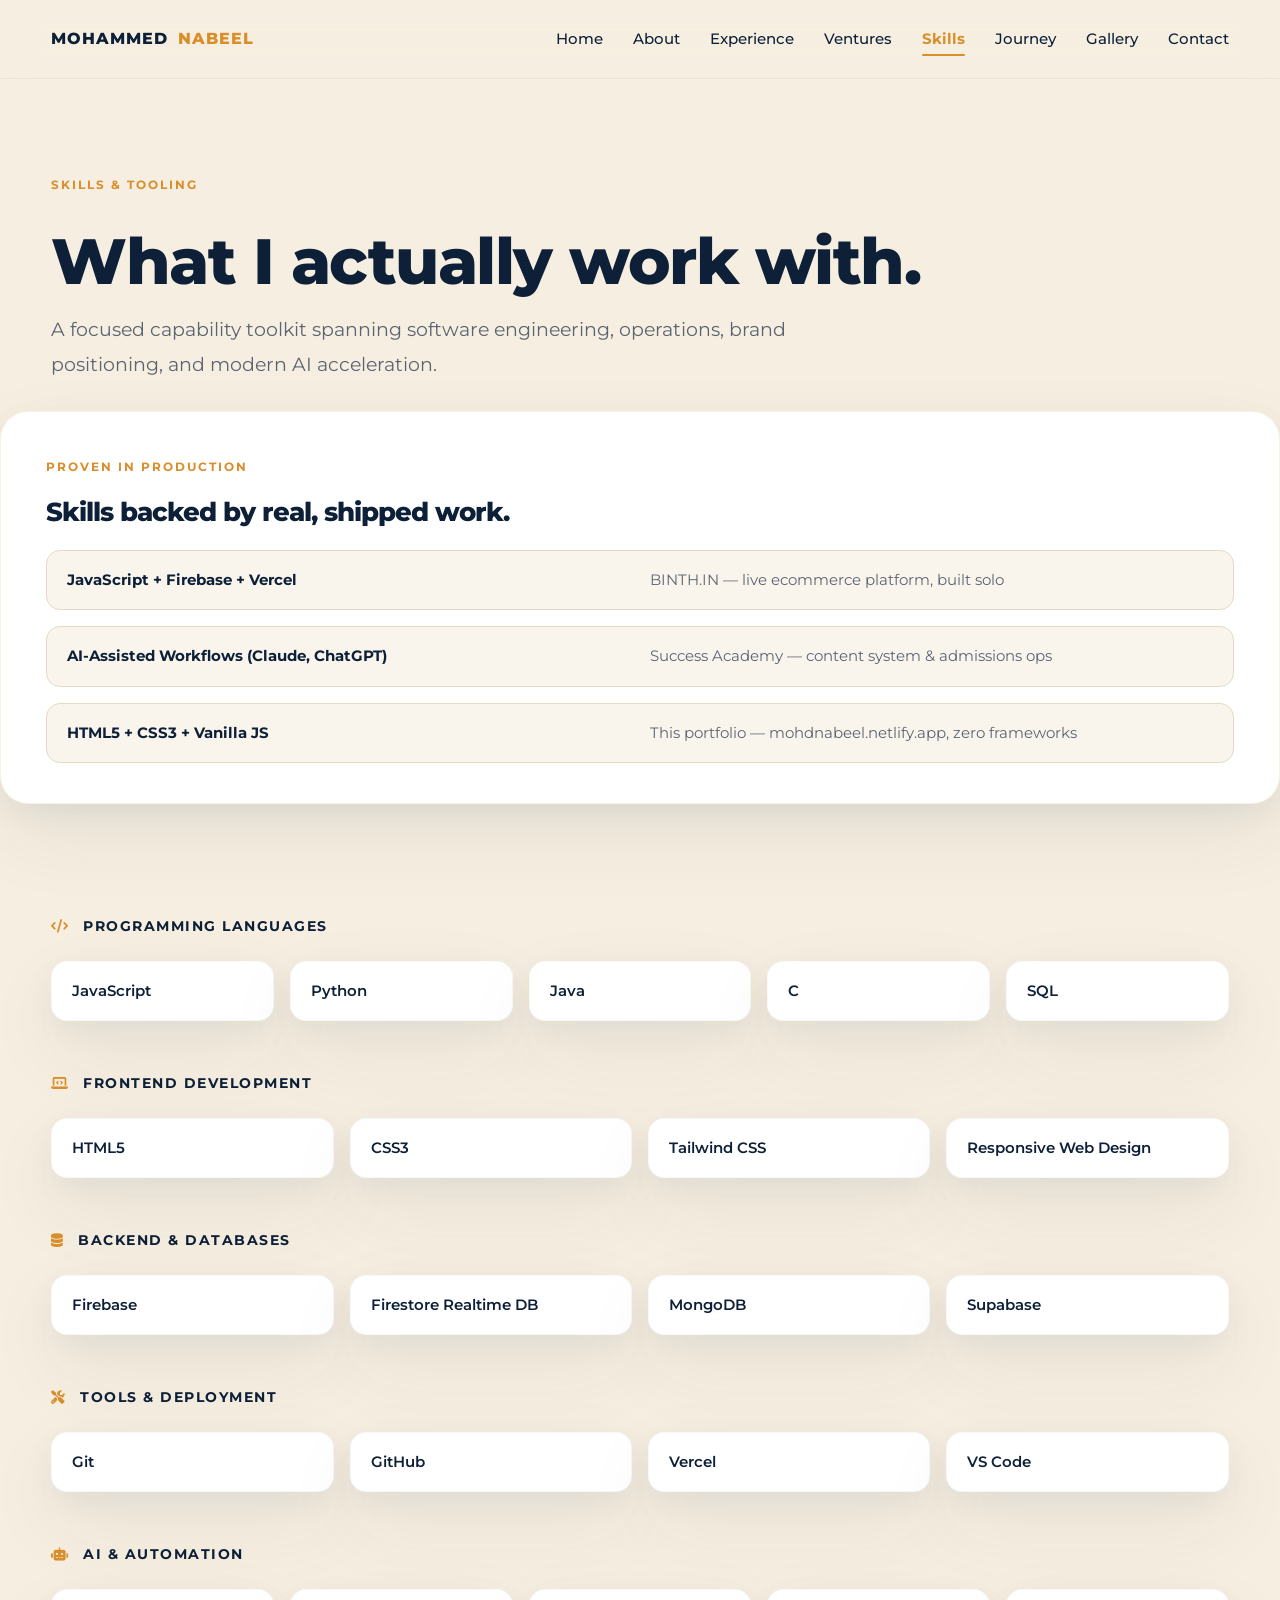
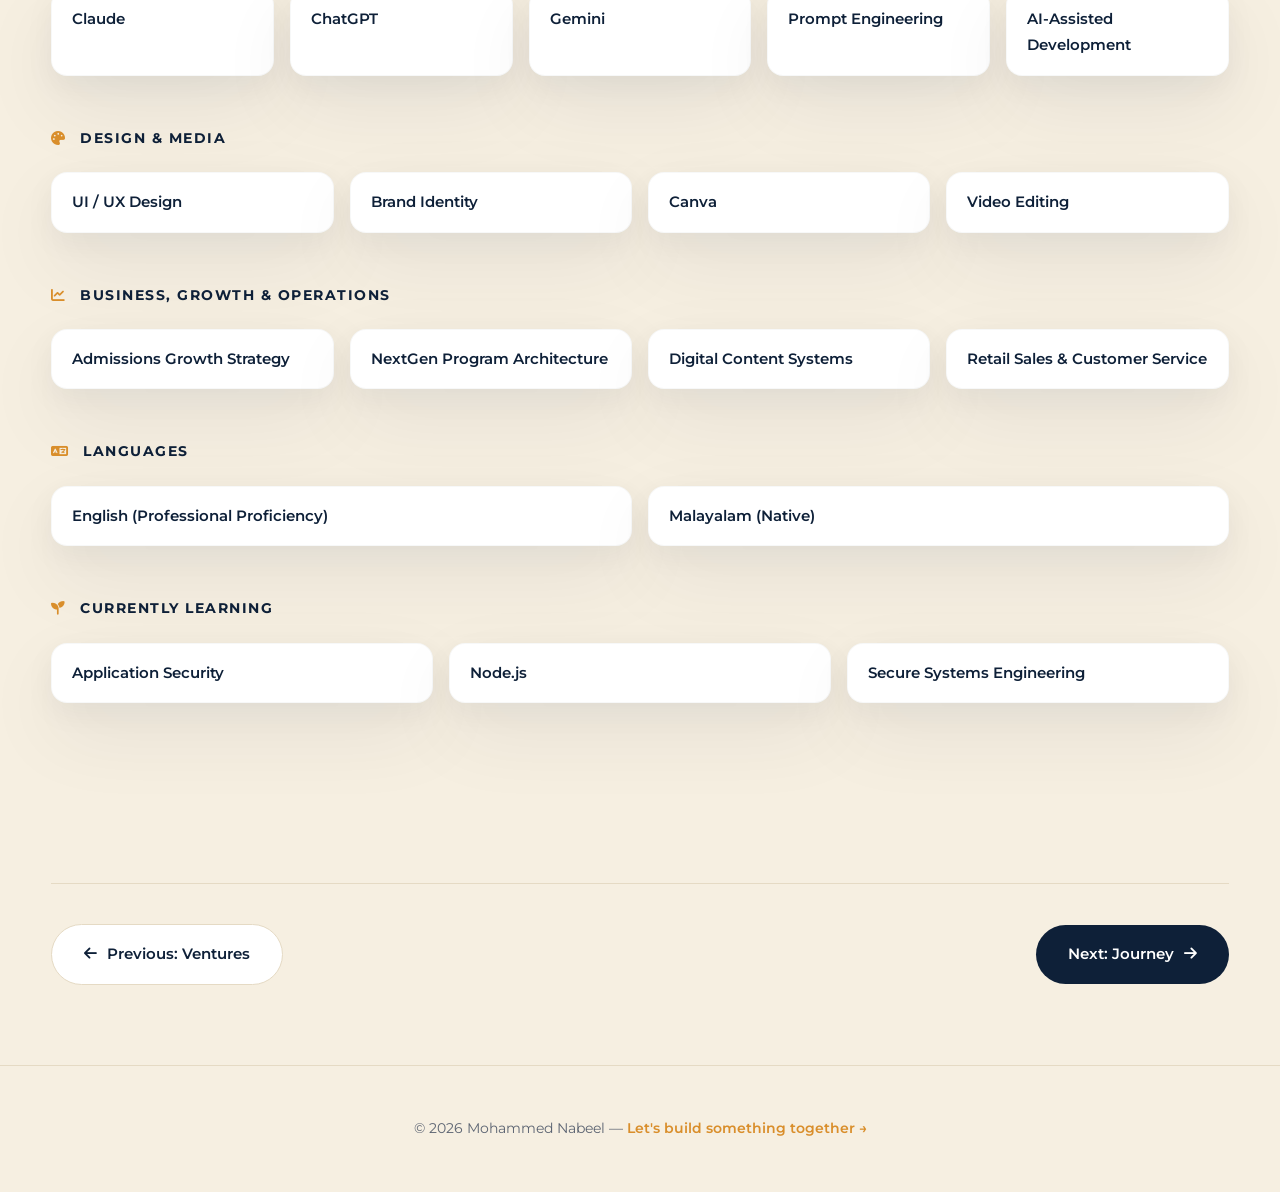
<file: skills.html>
﻿<!DOCTYPE html>
<html lang="en">

<head>
  <meta charset="UTF-8" />
  <meta name="viewport" content="width=device-width, initial-scale=1.0" />

  <title>Skills — Mohammed Nabeel</title>
  <meta name="description"
    content="Technical skills and capabilities of Mohammed Nabeel: JavaScript, Python, Firebase, Vercel, Tailwind CSS, AI workflows, and digital operations." />

  <!-- OPEN GRAPH / SOCIAL META -->
  <meta property="og:type" content="website" />
  <meta property="og:title" content="Skills — Mohammed Nabeel" />
  <meta property="og:description"
    content="What I actually work with: Technical, Business, Creative, and AI." />
  <meta property="og:image" content="./profile.png" />
  <meta name="twitter:card" content="summary_large_image" />
  <meta name="twitter:title" content="Skills — Mohammed Nabeel" />
  <meta name="twitter:description" content="What I actually work with." />
  <meta name="twitter:image" content="./profile.png" />

  <!-- FAVICON -->
  <link rel="icon" type="image/svg+xml"
    href="data:image/svg+xml,<svg xmlns='http://www.w3.org/2000/svg' viewBox='0 0 100 100'><rect width='100' height='100' rx='24' fill='%230e2038'/><text x='50%25' y='56%25' dominant-baseline='middle' text-anchor='middle' font-family='Montserrat, sans-serif' font-size='42' font-weight='800' fill='%23d98e2b'>MN</text></svg>" />

  <!-- GOOGLE FONTS -->
  <link rel="preconnect" href="https://fonts.googleapis.com">
  <link rel="preconnect" href="https://fonts.gstatic.com" crossorigin>
  <link href="https://fonts.googleapis.com/css2?family=Montserrat:wght@300;400;500;600;700;800;900&display=swap"
    rel="stylesheet" />

  <!-- FONT AWESOME -->
  <link rel="stylesheet" href="https://cdnjs.cloudflare.com/ajax/libs/font-awesome/6.5.2/css/all.min.css" />

  <!-- CENTRAL STYLESHEET -->
  <link rel="stylesheet" href="style.css" />
</head>

<body>

  <header role="banner">
    <nav aria-label="Main Navigation">
      <div class="container nav-inner">
        <a href="index.html" class="logo" aria-label="Mohammed Nabeel Home">
          MOHAMMED <span>NABEEL</span>
        </a>

        <button class="nav-toggle" id="navToggle" aria-label="Open navigation menu" aria-expanded="false"
          aria-controls="navLinks">
          <span class="hamburger-bar"></span>
          <span class="hamburger-bar"></span>
          <span class="hamburger-bar"></span>
        </button>

        <div class="nav-links" id="navLinks">
          <a href="index.html">Home</a>
          <a href="about.html">About</a>
          <a href="experience.html">Experience</a>
          <a href="ventures.html">Ventures</a>
          <a href="skills.html">Skills</a>
          <a href="journey.html">Journey</a>
          <a href="gallery.html">Gallery</a>
          <a href="contact.html">Contact</a>
        </div>
      </div>
    </nav>
  </header>

  <main id="main-content">

    <section class="page-header" aria-label="Skills Page Introduction">
      <div class="container">
        <div class="tag">Skills & Tooling</div>
        <h1>What I actually work with.</h1>
        <p class="page-header-sub">
          A focused capability toolkit spanning software engineering, operations, brand positioning, and modern AI acceleration.
        </p>
      </div>
    </section>

        <!-- PROVEN IN PRODUCTION -->
        <div class="proven-section">
          <div class="tag">Proven in Production</div>
          <h2 style="font-size:1.6rem;margin-bottom:24px;">Skills backed by real, shipped work.</h2>
          <div class="proven-grid">
            <div class="proven-row">
              <div class="proven-skill">JavaScript + Firebase + Vercel</div>
              <div class="proven-by">BINTH.IN &mdash; live ecommerce platform, built solo</div>
            </div>
            <div class="proven-row">
              <div class="proven-skill">AI-Assisted Workflows (Claude, ChatGPT)</div>
              <div class="proven-by">Success Academy &mdash; content system &amp; admissions ops</div>
            </div>
            <div class="proven-row">
              <div class="proven-skill">HTML5 + CSS3 + Vanilla JS</div>
              <div class="proven-by">This portfolio &mdash; mohdnabeel.netlify.app, zero frameworks</div>
            </div>
          </div>
        </div>
    <!-- SKILLS CONTENT -->
    <section id="skills" style="padding-top: 20px;">
      <div class="container">

        <div class="skills-category">
          <div class="skills-category-label">
            <i class="fa-solid fa-code" style="color: var(--gold); margin-right: 8px;"></i> Programming Languages
          </div>
          <div class="skills-grid">
            <div class="skill-chip">JavaScript</div>
            <div class="skill-chip">Python</div>
            <div class="skill-chip">Java</div>
            <div class="skill-chip">C</div>
            <div class="skill-chip">SQL</div>
          </div>
        </div>

        <div class="skills-category">
          <div class="skills-category-label">
            <i class="fa-solid fa-laptop-code" style="color: var(--gold); margin-right: 8px;"></i> Frontend Development
          </div>
          <div class="skills-grid">
            <div class="skill-chip">HTML5</div>
            <div class="skill-chip">CSS3</div>
            <div class="skill-chip">Tailwind CSS</div>
            <div class="skill-chip">Responsive Web Design</div>
          </div>
        </div>

        <div class="skills-category">
          <div class="skills-category-label">
            <i class="fa-solid fa-database" style="color: var(--gold); margin-right: 8px;"></i> Backend & Databases
          </div>
          <div class="skills-grid">
            <div class="skill-chip">Firebase</div>
            <div class="skill-chip">Firestore Realtime DB</div>
            <div class="skill-chip">MongoDB</div>
            <div class="skill-chip">Supabase</div>
          </div>
        </div>

        <div class="skills-category">
          <div class="skills-category-label">
            <i class="fa-solid fa-screwdriver-wrench" style="color: var(--gold); margin-right: 8px;"></i> Tools & Deployment
          </div>
          <div class="skills-grid">
            <div class="skill-chip">Git</div>
            <div class="skill-chip">GitHub</div>
            <div class="skill-chip">Vercel</div>
            <div class="skill-chip">VS Code</div>
          </div>
        </div>

        <div class="skills-category">
          <div class="skills-category-label">
            <i class="fa-solid fa-robot" style="color: var(--gold); margin-right: 8px;"></i> AI & Automation
          </div>
          <div class="skills-grid">
            <div class="skill-chip">Claude</div>
            <div class="skill-chip">ChatGPT</div>
            <div class="skill-chip">Gemini</div>
            <div class="skill-chip">Prompt Engineering</div>
            <div class="skill-chip">AI-Assisted Development</div>
          </div>
        </div>

        <div class="skills-category">
          <div class="skills-category-label">
            <i class="fa-solid fa-palette" style="color: var(--gold); margin-right: 8px;"></i> Design & Media
          </div>
          <div class="skills-grid">
            <div class="skill-chip">UI / UX Design</div>
            <div class="skill-chip">Brand Identity</div>
            <div class="skill-chip">Canva</div>
            <div class="skill-chip">Video Editing</div>
          </div>
        </div>

        <div class="skills-category">
          <div class="skills-category-label">
            <i class="fa-solid fa-chart-line" style="color: var(--gold); margin-right: 8px;"></i> Business, Growth & Operations
          </div>
          <div class="skills-grid">
            <div class="skill-chip">Admissions Growth Strategy</div>
            <div class="skill-chip">NextGen Program Architecture</div>
            <div class="skill-chip">Digital Content Systems</div>
            <div class="skill-chip">Retail Sales & Customer Service</div>
          </div>
        </div>

        <div class="skills-category">
          <div class="skills-category-label">
            <i class="fa-solid fa-language" style="color: var(--gold); margin-right: 8px;"></i> Languages
          </div>
          <div class="skills-grid">
            <div class="skill-chip">English (Professional Proficiency)</div>
            <div class="skill-chip">Malayalam (Native)</div>
          </div>
        </div>


        <div class="skills-category">
          <div class="skills-category-label">
            <i class="fa-solid fa-seedling" style="color: var(--gold); margin-right: 8px;"></i> Currently Learning
          </div>
          <div class="skills-grid">
            <div class="skill-chip">Application Security</div>
            <div class="skill-chip">Node.js</div>
            <div class="skill-chip">Secure Systems Engineering</div>
          </div>
        </div>
      </div>
    </section>

    <!-- PAGE BOTTOM NAVIGATION -->
    <section style="padding: 0 0 80px 0;">
      <div class="container">
        <div class="page-nav-bar">
          <a href="ventures.html" class="btn btn-secondary">
            <i class="fa-solid fa-arrow-left"></i> Previous: Ventures
          </a>
          <a href="journey.html" class="btn btn-primary">
            Next: Journey <i class="fa-solid fa-arrow-right"></i>
          </a>
        </div>
      </div>
    </section>

  </main>

  <footer>
    <div class="container">
      © <span id="year">2026</span> Mohammed Nabeel &mdash; <a href="contact.html" style="color:var(--gold);text-decoration:none;font-weight:600;">Let's build something together &rarr;</a>
    </div>
  </footer>

  <a href="contact.html" class="floating-cta" id="floatingCta" aria-label="Contact Mohammed Nabeel">
    <i class="fa-solid fa-paper-plane"></i> <span>Let's Connect</span>
  </a>
  <script src="script.js"></script>
</body>

</html>
</file>
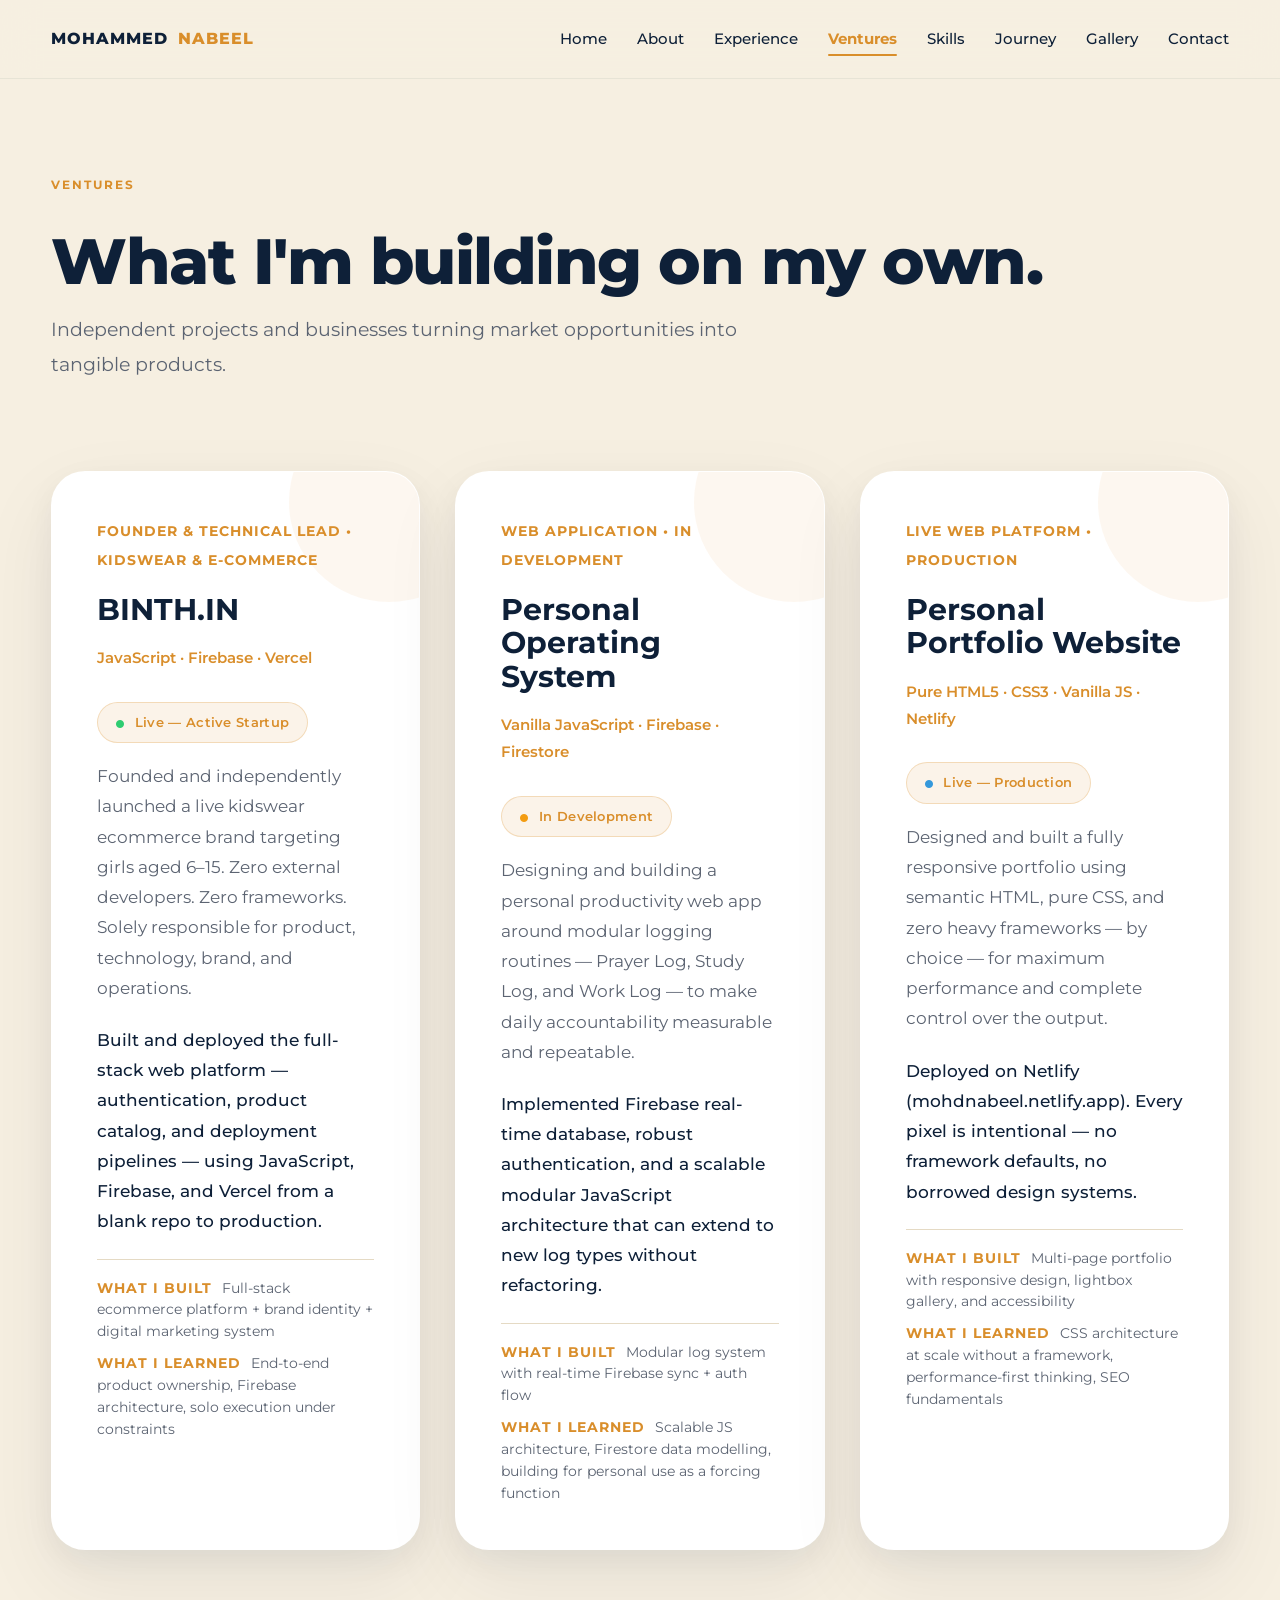
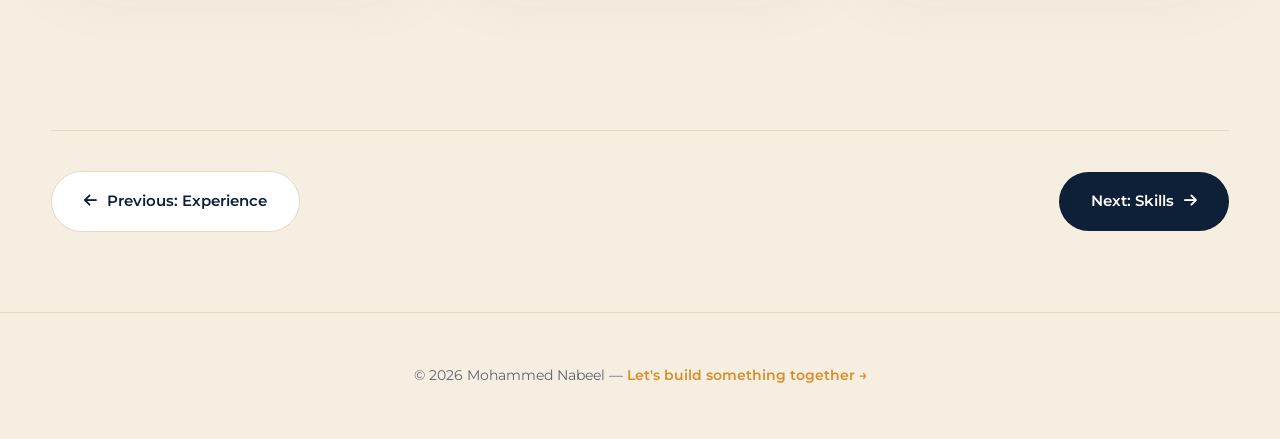
<file: ventures.html>
﻿<!DOCTYPE html>
<html lang="en">

<head>
  <meta charset="UTF-8" />
  <meta name="viewport" content="width=device-width, initial-scale=1.0" />

  <title>Ventures & Projects — Mohammed Nabeel</title>
  <meta name="description"
    content="Ventures and technical projects by Mohammed Nabeel: BINTH.IN ecommerce brand, Personal Operating System web app, and modern digital systems." />

  <!-- OPEN GRAPH / SOCIAL META -->
  <meta property="og:type" content="website" />
  <meta property="og:title" content="Ventures & Projects — Mohammed Nabeel" />
  <meta property="og:description"
    content="Ventures and projects by Mohammed Nabeel: BINTH.IN and Personal Operating System." />
  <meta property="og:image" content="./profile.png" />
  <meta name="twitter:card" content="summary_large_image" />
  <meta name="twitter:title" content="Ventures — Mohammed Nabeel" />
  <meta name="twitter:description" content="What I'm building on my own." />
  <meta name="twitter:image" content="./profile.png" />

  <!-- FAVICON -->
  <link rel="icon" type="image/svg+xml"
    href="data:image/svg+xml,<svg xmlns='http://www.w3.org/2000/svg' viewBox='0 0 100 100'><rect width='100' height='100' rx='24' fill='%230e2038'/><text x='50%25' y='56%25' dominant-baseline='middle' text-anchor='middle' font-family='Montserrat, sans-serif' font-size='42' font-weight='800' fill='%23d98e2b'>MN</text></svg>" />

  <!-- GOOGLE FONTS -->
  <link rel="preconnect" href="https://fonts.googleapis.com">
  <link rel="preconnect" href="https://fonts.gstatic.com" crossorigin>
  <link href="https://fonts.googleapis.com/css2?family=Montserrat:wght@300;400;500;600;700;800;900&display=swap"
    rel="stylesheet" />

  <!-- FONT AWESOME -->
  <link rel="stylesheet" href="https://cdnjs.cloudflare.com/ajax/libs/font-awesome/6.5.2/css/all.min.css" />

  <!-- CENTRAL STYLESHEET -->
  <link rel="stylesheet" href="style.css" />
</head>

<body>

  <header role="banner">
    <nav aria-label="Main Navigation">
      <div class="container nav-inner">
        <a href="index.html" class="logo" aria-label="Mohammed Nabeel Home">
          MOHAMMED <span>NABEEL</span>
        </a>

        <button class="nav-toggle" id="navToggle" aria-label="Open navigation menu" aria-expanded="false"
          aria-controls="navLinks">
          <span class="hamburger-bar"></span>
          <span class="hamburger-bar"></span>
          <span class="hamburger-bar"></span>
        </button>

        <div class="nav-links" id="navLinks">
          <a href="index.html">Home</a>
          <a href="about.html">About</a>
          <a href="experience.html">Experience</a>
          <a href="ventures.html">Ventures</a>
          <a href="skills.html">Skills</a>
          <a href="journey.html">Journey</a>
          <a href="gallery.html">Gallery</a>
          <a href="contact.html">Contact</a>
        </div>
      </div>
    </nav>
  </header>

  <main id="main-content">

    <section class="page-header" aria-label="Ventures Page Introduction">
      <div class="container">
        <div class="tag">Ventures</div>
        <h1>What I'm building on my own.</h1>
        <p class="page-header-sub">
          Independent projects and businesses turning market opportunities into tangible products.
        </p>
      </div>
    </section>

<!-- VENTURES CONTENT -->
    <section id="ventures" style="padding-top: 40px;">
      <div class="container">
        <div class="ventures-grid" style="margin-top: 20px;">

          <!-- VENTURE 1: BINTH.IN -->
          <div class="venture-card">
            <span>Founder &amp; Technical Lead &bull; Kidswear &amp; E-commerce</span>
            <h3>BINTH.IN</h3>
            <div style="font-size: 0.95rem; font-weight: 600; color: var(--gold); margin-bottom: 12px;">
              JavaScript &middot; Firebase &middot; Vercel
            </div>
            <div class="status-note" style="margin-bottom:18px;"><i class="fa-solid fa-circle" style="font-size:0.5rem;margin-right:6px;color:#2ecc71;"></i> Live &mdash; Active Startup</div>
            <p>
              Founded and independently launched a live kidswear ecommerce brand targeting girls aged 6&ndash;15. Zero external developers. Zero frameworks. Solely responsible for product, technology, brand, and operations.
            </p>
            <p class="venture-highlight">
              Built and deployed the full-stack web platform &mdash; authentication, product catalog, and deployment pipelines &mdash; using JavaScript, Firebase, and Vercel from a blank repo to production.
            </p>
            <div class="venture-meta-row">
              <div><span class="venture-meta-label">What I Built</span> Full-stack ecommerce platform + brand identity + digital marketing system</div>
              <div><span class="venture-meta-label">What I Learned</span> End-to-end product ownership, Firebase architecture, solo execution under constraints</div>
            </div>
          </div>

          <!-- PROJECT 2: Personal Operating System -->
          <div class="venture-card">
            <span>Web Application &bull; In Development</span>
            <h3>Personal Operating System</h3>
            <div style="font-size: 0.95rem; font-weight: 600; color: var(--gold); margin-bottom: 12px;">
              Vanilla JavaScript &middot; Firebase &middot; Firestore
            </div>
            <div class="status-note" style="margin-bottom:18px;"><i class="fa-solid fa-circle" style="font-size:0.5rem;margin-right:6px;color:#f39c12;"></i> In Development</div>
            <p>
              Designing and building a personal productivity web app around modular logging routines &mdash; Prayer Log, Study Log, and Work Log &mdash; to make daily accountability measurable and repeatable.
            </p>
            <p class="venture-highlight">
              Implemented Firebase real-time database, robust authentication, and a scalable modular JavaScript architecture that can extend to new log types without refactoring.
            </p>
            <div class="venture-meta-row">
              <div><span class="venture-meta-label">What I Built</span> Modular log system with real-time Firebase sync + auth flow</div>
              <div><span class="venture-meta-label">What I Learned</span> Scalable JS architecture, Firestore data modelling, building for personal use as a forcing function</div>
            </div>
          </div>

          <!-- PROJECT 3: Zero-Framework Personal Portfolio -->
          <div class="venture-card">
            <span>Live Web Platform &bull; Production</span>
            <h3>Personal Portfolio Website</h3>
            <div style="font-size: 0.95rem; font-weight: 600; color: var(--gold); margin-bottom: 12px;">
              Pure HTML5 &middot; CSS3 &middot; Vanilla JS &middot; Netlify
            </div>
            <div class="status-note" style="margin-bottom:18px;"><i class="fa-solid fa-circle" style="font-size:0.5rem;margin-right:6px;color:#3498db;"></i> Live &mdash; Production</div>
            <p>
              Designed and built a fully responsive portfolio using semantic HTML, pure CSS, and zero heavy frameworks &mdash; by choice &mdash; for maximum performance and complete control over the output.
            </p>
            <p class="venture-highlight">
              Deployed on Netlify (mohdnabeel.netlify.app). Every pixel is intentional &mdash; no framework defaults, no borrowed design systems.
            </p>
            <div class="venture-meta-row">
              <div><span class="venture-meta-label">What I Built</span> Multi-page portfolio with responsive design, lightbox gallery, and accessibility</div>
              <div><span class="venture-meta-label">What I Learned</span> CSS architecture at scale without a framework, performance-first thinking, SEO fundamentals</div>
            </div>
          </div>

        </div>
      </div>
    </section>

    <!-- PAGE BOTTOM NAVIGATION -->
    <section style="padding: 0 0 80px 0;">
      <div class="container">
        <div class="page-nav-bar">
          <a href="experience.html" class="btn btn-secondary">
            <i class="fa-solid fa-arrow-left"></i> Previous: Experience
          </a>
          <a href="skills.html" class="btn btn-primary">
            Next: Skills <i class="fa-solid fa-arrow-right"></i>
          </a>
        </div>
      </div>
    </section>

  </main>

  <footer>
    <div class="container">
      © <span id="year">2026</span> Mohammed Nabeel &mdash; <a href="contact.html" style="color:var(--gold);text-decoration:none;font-weight:600;">Let's build something together &rarr;</a>
    </div>
  </footer>

  <a href="contact.html" class="floating-cta" id="floatingCta" aria-label="Contact Mohammed Nabeel">
    <i class="fa-solid fa-paper-plane"></i> <span>Let's Connect</span>
  </a>
  <script src="script.js"></script>
</body>

</html>
</file>
<file: style.css>
* {
  margin: 0;
  padding: 0;
  box-sizing: border-box;
}

:root {
  /* Personal brand palette: Ink Navy / Signal Amber / Warm Sand */
  --bg: #f6efe1;
  --surface: #ffffff;
  --text: #0e2038;
  --muted: #5c6472;
  --gold: #d98e2b;
  --line: #e5dac4;
  --shadow:
    0 10px 30px rgba(14, 32, 56, 0.05),
    0 30px 80px rgba(14, 32, 56, 0.07);
}

html {
  scroll-behavior: smooth;
}

@media (prefers-reduced-motion: reduce) {
  html {
    scroll-behavior: auto;
  }

  *,
  *::before,
  *::after {
    animation-duration: 0.01ms !important;
    animation-iteration-count: 1 !important;
    transition-duration: 0.01ms !important;
    scroll-behavior: auto !important;
  }

  .about-image {
    animation: none !important;
  }
}

body {
  background: var(--bg);
  color: var(--text);
  font-family: 'Montserrat', sans-serif;
  overflow-x: hidden;
  line-height: 1.8;
  display: flex;
  flex-direction: column;
  min-height: 100vh;
}

.sr-only {
  position: absolute;
  width: 1px;
  height: 1px;
  padding: 0;
  margin: -1px;
  overflow: hidden;
  clip: rect(0, 0, 0, 0);
  white-space: nowrap;
  border: 0;
}

main {
  flex: 1;
}

.container {
  width: min(1250px, 92%);
  margin: auto;
}

section {
  padding: 100px 0;
  position: relative;
}

/* Inner Page Header */
.page-header {
  padding-top: 170px;
  padding-bottom: 30px;
}

.page-header h1 {
  font-size: clamp(2.4rem, 5vw, 4rem);
  letter-spacing: -1.5px;
  margin-top: 10px;
  margin-bottom: 16px;
  line-height: 1.1;
}

.page-header-sub {
  font-size: 1.2rem;
  color: var(--muted);
  max-width: 750px;
}

h1,
h2,
h3,
h4 {
  font-family: 'Montserrat', sans-serif;
  line-height: 1.1;
  font-weight: 800;
}

h1 {
  font-size: clamp(2.8rem, 6vw, 5.2rem);
  letter-spacing: -2px;
}

h2 {
  font-size: clamp(2.2rem, 4.4vw, 3.6rem);
  letter-spacing: -1px;
  margin-bottom: 28px;
}

p {
  color: var(--muted);
  font-size: 1.05rem;
}

.tag {
  color: var(--gold);
  text-transform: uppercase;
  letter-spacing: 2px;
  font-size: 12px;
  font-weight: 700;
  margin-bottom: 20px;
  display: inline-block;
}

.status-note {
  display: inline-block;
  margin-top: 18px;
  padding: 8px 18px;
  border-radius: 999px;
  background: rgba(217, 142, 43, 0.1);
  border: 1px solid rgba(217, 142, 43, 0.25);
  color: var(--gold);
  font-size: 0.82rem;
  font-weight: 600;
  letter-spacing: 0.3px;
}

/* NAVBAR */
nav {
  position: fixed;
  width: 100%;
  top: 0;
  z-index: 1000;
  background: rgba(246, 239, 225, 0.88);
  backdrop-filter: blur(18px);
  -webkit-backdrop-filter: blur(18px);
  border-bottom: 1px solid rgba(14, 32, 56, 0.06);
}

.nav-inner {
  display: flex;
  justify-content: space-between;
  align-items: center;
  padding: 22px 0;
}

.logo {
  font-size: 1rem;
  font-weight: 800;
  letter-spacing: 1px;
  text-decoration: none;
  color: var(--text);
  display: flex;
  align-items: center;
  gap: 10px;
}

.logo span {
  color: var(--gold);
}

.nav-links {
  display: flex;
  align-items: center;
  gap: 30px;
}

.nav-links a {
  text-decoration: none;
  color: var(--text);
  font-size: 0.92rem;
  font-weight: 500;
  transition: 0.25s ease;
  position: relative;
  padding: 4px 0;
}

.nav-links a:hover {
  color: var(--gold);
}

.nav-links a.active {
  color: var(--gold);
  font-weight: 700;
}

.nav-links a.active::after {
  content: "";
  position: absolute;
  bottom: 0;
  left: 0;
  width: 100%;
  height: 2px;
  background: var(--gold);
  border-radius: 2px;
}

/* Mobile hamburger toggle */
.nav-toggle {
  display: none;
  background: none;
  border: none;
  cursor: pointer;
  padding: 10px;
  z-index: 1001;
  flex-direction: column;
  gap: 5px;
  border-radius: 8px;
}

.nav-toggle:focus-visible {
  outline: 2px solid var(--gold);
  outline-offset: 2px;
}

a:focus-visible,
button:focus-visible {
  outline: 3px solid var(--gold);
  outline-offset: 3px;
}

.hamburger-bar {
  display: block;
  width: 24px;
  height: 2.5px;
  background: var(--text);
  border-radius: 2px;
  transition: transform 0.3s ease, opacity 0.3s ease;
}

.nav-toggle.active .hamburger-bar:nth-child(1) {
  transform: translateY(7.5px) rotate(45deg);
}

.nav-toggle.active .hamburger-bar:nth-child(2) {
  opacity: 0;
}

.nav-toggle.active .hamburger-bar:nth-child(3) {
  transform: translateY(-7.5px) rotate(-45deg);
}

/* HERO */
.hero {
  min-height: calc(100vh - 100px);
  display: flex;
  align-items: center;
  overflow: hidden;
  padding-top: 140px;
  padding-bottom: 80px;
}

.hero-grid {
  display: grid;
  grid-template-columns: 1.3fr 0.7fr;
  gap: 80px;
  align-items: center;
}

.hero-headline {
  font-size: clamp(1.8rem, 3.8vw, 2.7rem);
  font-weight: 700;
  line-height: 1.2;
  color: var(--text);
  letter-spacing: -0.5px;
  margin-top: 16px;
  margin-bottom: 22px;
}

.hero-sub {
  max-width: 760px;
  font-size: 1.15rem;
  margin-top: 20px;
}

.hero-buttons {
  margin-top: 45px;
  display: flex;
  gap: 18px;
  flex-wrap: wrap;
}

.btn {
  padding: 16px 32px;
  border-radius: 999px;
  text-decoration: none;
  transition: 0.35s ease;
  font-size: 0.92rem;
  font-weight: 600;
  display: inline-flex;
  align-items: center;
  gap: 10px;
  cursor: pointer;
}

.btn-primary {
  background: var(--text);
  color: white;
}

.btn-primary:hover {
  transform: translateY(-4px);
  background: var(--gold);
}

.btn-secondary {
  background: white;
  border: 1px solid var(--line);
  color: var(--text);
}

.btn-secondary:hover {
  border-color: var(--gold);
  color: var(--gold);
  transform: translateY(-4px);
}

.hero-card {
  background: rgba(255, 255, 255, 0.7);
  backdrop-filter: blur(20px);
  padding: 45px;
  border-radius: 36px;
  box-shadow: var(--shadow);
  border: 1px solid rgba(255, 255, 255, 0.7);
}

.hero-card h3 {
  font-size: 1.7rem;
  margin-bottom: 25px;
  font-weight: 700;
}

.hero-card ul {
  list-style: none;
}

.hero-card li {
  padding: 16px 0;
  border-bottom: 1px solid var(--line);
  color: var(--muted);
  font-size: 0.98rem;
  display: flex;
  align-items: center;
  gap: 10px;
}

.hero-card li::before {
  content: "→";
  color: var(--gold);
  font-weight: 700;
}

/* SECTION EXPLORER / HOME PORTALS */
.portal-grid {
  display: grid;
  grid-template-columns: repeat(auto-fit, minmax(280px, 1fr));
  gap: 28px;
  margin-top: 50px;
}

.portal-card {
  background: var(--surface);
  border-radius: 28px;
  padding: 36px 32px;
  box-shadow: var(--shadow);
  text-decoration: none;
  color: inherit;
  border: 1px solid rgba(14, 32, 56, 0.04);
  transition: 0.4s ease;
  display: flex;
  flex-direction: column;
  justify-content: space-between;
  position: relative;
  overflow: hidden;
}

.portal-card::before {
  content: "";
  position: absolute;
  width: 140px;
  height: 140px;
  background: rgba(217, 142, 43, 0.06);
  border-radius: 50%;
  top: -50px;
  right: -50px;
  transition: transform 0.4s ease;
}

.portal-card:hover {
  transform: translateY(-8px);
  border-color: rgba(217, 142, 43, 0.3);
}

.portal-card:hover::before {
  transform: scale(1.4);
}

.portal-icon {
  width: 50px;
  height: 50px;
  border-radius: 16px;
  background: rgba(217, 142, 43, 0.1);
  color: var(--gold);
  display: flex;
  align-items: center;
  justify-content: center;
  font-size: 1.3rem;
  margin-bottom: 22px;
}

.portal-card h3 {
  font-size: 1.4rem;
  margin-bottom: 10px;
  color: var(--text);
}

.portal-card p {
  font-size: 0.95rem;
  margin-bottom: 20px;
  line-height: 1.6;
}

.portal-link-text {
  font-size: 0.88rem;
  font-weight: 700;
  color: var(--gold);
  display: flex;
  align-items: center;
  gap: 6px;
  margin-top: auto;
}

/* ABOUT */
.about-grid {
  display: grid;
  grid-template-columns: 1fr 1fr;
  gap: 90px;
  align-items: center;
}

.about-image {
  height: 720px;
  border-radius: 40px;
  overflow: hidden;
  box-shadow: var(--shadow);
  position: relative;
  animation: floatImage 6s ease-in-out infinite;
}

.about-image img {
  width: 100%;
  height: 100%;
  object-fit: cover;
  object-position: center top;
  display: block;
}

.about-image::after {
  content: "";
  position: absolute;
  inset: 0;
  background: linear-gradient(rgba(14, 32, 56, 0.08), rgba(14, 32, 56, 0.14));
  pointer-events: none;
}

.about-text p {
  margin-bottom: 22px;
}

.about-text p:last-child {
  margin-bottom: 0;
}

@keyframes floatImage {
  0% {
    transform: translateY(0px);
  }
  50% {
    transform: translateY(-10px);
  }
  100% {
    transform: translateY(0px);
  }
}

/* EXPERIENCE / VENTURES */
.ventures-grid {
  display: grid;
  grid-template-columns: repeat(auto-fit, minmax(340px, 1fr));
  gap: 35px;
  margin-top: 60px;
}

.venture-card {
  background: var(--surface);
  border-radius: 34px;
  padding: 45px;
  box-shadow: var(--shadow);
  transition: 0.45s ease;
  border: 1px solid transparent;
  position: relative;
  overflow: hidden;
}

.venture-card::before {
  content: "";
  position: absolute;
  width: 200px;
  height: 200px;
  background: rgba(217, 142, 43, 0.07);
  border-radius: 50%;
  top: -70px;
  right: -70px;
}

.venture-card:hover {
  transform: translateY(-12px);
  border-color: rgba(217, 142, 43, 0.18);
}

.venture-card span {
  color: var(--gold);
  text-transform: uppercase;
  letter-spacing: 1px;
  font-size: 0.85rem;
  font-weight: 700;
}

.venture-card h3 {
  font-size: 1.9rem;
  margin: 18px 0;
  font-weight: 700;
}

.venture-card p {
  margin-bottom: 22px;
}

.venture-highlight {
  color: var(--text);
  font-weight: 500;
}

/* PHILOSOPHY */
.philosophy {
  text-align: center;
  padding: 90px 0;
  background: rgba(217, 142, 43, 0.04);
  border-top: 1px solid var(--line);
  border-bottom: 1px solid var(--line);
  margin: 60px 0;
}

.philosophy h2 {
  max-width: 1000px;
  margin: auto;
  line-height: 1.35;
  font-size: clamp(1.6rem, 2.8vw, 2.3rem);
  font-weight: 600;
}

/* SKILLS */
.skills-category {
  margin-top: 50px;
}

.skills-category:first-of-type {
  margin-top: 40px;
}

.skills-category-label {
  font-size: 0.85rem;
  font-weight: 700;
  text-transform: uppercase;
  letter-spacing: 1.5px;
  color: var(--text);
  margin-bottom: 22px;
}

.skills-grid {
  display: grid;
  grid-template-columns: repeat(auto-fit, minmax(200px, 1fr));
  gap: 16px;
}

.skill-chip {
  background: white;
  border-radius: 16px;
  padding: 16px 20px;
  box-shadow: var(--shadow);
  font-size: 0.92rem;
  font-weight: 600;
  transition: 0.3s ease;
  border: 1px solid rgba(14, 32, 56, 0.03);
}

.skill-chip:hover {
  transform: translateY(-4px);
  color: var(--gold);
  border-color: rgba(217, 142, 43, 0.3);
}

/* TIMELINE */
.timeline {
  margin-top: 60px;
  border-left: 2px solid var(--line);
  padding-left: 45px;
}

.timeline-item {
  margin-bottom: 70px;
  position: relative;
}

.timeline-item::before {
  content: "";
  width: 18px;
  height: 18px;
  border-radius: 50%;
  background: var(--gold);
  position: absolute;
  left: -55px;
  top: 8px;
  box-shadow: 0 0 0 4px var(--bg);
}

.timeline-year {
  color: var(--gold);
  font-size: 0.85rem;
  text-transform: uppercase;
  letter-spacing: 2px;
  margin-bottom: 12px;
  font-weight: 700;
}

.timeline-item h3 {
  font-size: 1.7rem;
  margin-bottom: 14px;
  font-weight: 700;
}

/* HOBBIES & INTERESTS */
.hobbies-grid {
  display: grid;
  grid-template-columns: repeat(auto-fit, minmax(300px, 1fr));
  gap: 28px;
  margin-top: 50px;
}

.hobby-card {
  background: var(--surface);
  border-radius: 28px;
  padding: 34px 30px;
  box-shadow: var(--shadow);
  transition: 0.4s ease;
  border: 1px solid rgba(14, 32, 56, 0.04);
  display: flex;
  align-items: flex-start;
  gap: 22px;
  position: relative;
  overflow: hidden;
}

.hobby-card::before {
  content: "";
  position: absolute;
  width: 140px;
  height: 140px;
  background: rgba(217, 142, 43, 0.05);
  border-radius: 50%;
  top: -45px;
  right: -45px;
  transition: transform 0.4s ease;
}

.hobby-card:hover {
  transform: translateY(-8px);
  border-color: rgba(217, 142, 43, 0.25);
}

.hobby-card:hover::before {
  transform: scale(1.3);
}

.hobby-icon {
  width: 54px;
  height: 54px;
  border-radius: 18px;
  background: rgba(217, 142, 43, 0.1);
  border: 1px solid rgba(217, 142, 43, 0.2);
  color: var(--gold);
  display: flex;
  align-items: center;
  justify-content: center;
  font-size: 1.35rem;
  flex-shrink: 0;
  transition: 0.35s ease;
}

.hobby-card:hover .hobby-icon {
  background: var(--gold);
  color: white;
  transform: rotate(-6deg) scale(1.05);
}

.hobby-info {
  position: relative;
  z-index: 2;
}

.hobby-info h3 {
  font-size: 1.25rem;
  font-weight: 700;
  margin-bottom: 8px;
  color: var(--text);
}

.hobby-info p {
  font-size: 0.95rem;
  color: var(--muted);
  line-height: 1.6;
}

/* CONTACT */
.contact {
  text-align: center;
}

.contact p {
  max-width: 800px;
  margin: auto;
}

.contact-links {
  display: flex;
  justify-content: center;
  gap: 32px;
  margin-top: 55px;
  flex-wrap: wrap;
}

.contact-link-item {
  display: flex;
  flex-direction: column;
  align-items: center;
  gap: 10px;
}

.contact-links a {
  width: 74px;
  height: 74px;
  display: flex;
  align-items: center;
  justify-content: center;
  position: relative;
  overflow: hidden;
  text-decoration: none;
  background: rgba(255, 255, 255, 0.85);
  backdrop-filter: blur(12px);
  color: var(--text);
  border-radius: 50%;
  transition: 0.45s ease;
  box-shadow: var(--shadow);
  border: 1px solid rgba(14, 32, 56, 0.05);
}

.contact-links a::before {
  content: "";
  position: absolute;
  width: 0%;
  height: 100%;
  background: rgba(217, 142, 43, 0.1);
  left: 0;
  top: 0;
  transition: 0.45s ease;
  z-index: 0;
}

.contact-links a:hover::before {
  width: 100%;
}

.contact-links a:hover {
  transform: translateY(-8px) scale(1.05);
  color: var(--gold);
}

.contact-links a span {
  position: relative;
  z-index: 2;
}

.contact-links i {
  font-size: 1.35rem;
}

.contact-link-label {
  font-size: 0.78rem;
  font-weight: 600;
  color: var(--muted);
}

/* GALLERY */
.gallery-filters {
  display: flex;
  flex-wrap: wrap;
  gap: 12px;
  margin-top: 30px;
  margin-bottom: 45px;
}

.filter-btn {
  padding: 10px 22px;
  border-radius: 999px;
  border: 1px solid var(--line);
  background: var(--surface);
  color: var(--text);
  font-family: inherit;
  font-size: 0.88rem;
  font-weight: 600;
  cursor: pointer;
  transition: 0.3s ease;
  display: inline-flex;
  align-items: center;
  gap: 8px;
}

.filter-btn:hover {
  border-color: var(--gold);
  color: var(--gold);
  transform: translateY(-2px);
}

.filter-btn.active {
  background: var(--text);
  color: white;
  border-color: var(--text);
  box-shadow: 0 4px 15px rgba(14, 32, 56, 0.15);
}

.gallery-grid {
  display: grid;
  grid-template-columns: repeat(auto-fill, minmax(340px, 1fr));
  gap: 30px;
}

.gallery-item {
  appearance: none;
  width: 100%;
  padding: 0;
  text-align: left;
  font: inherit;
  color: inherit;
  background: var(--surface);
  border-radius: 28px;
  overflow: hidden;
  box-shadow: var(--shadow);
  border: 1px solid rgba(14, 32, 56, 0.04);
  transition: 0.4s ease;
  display: flex;
  flex-direction: column;
  cursor: pointer;
}

.gallery-item:hover {
  transform: translateY(-8px);
  border-color: rgba(217, 142, 43, 0.3);
  box-shadow: 0 20px 45px rgba(14, 32, 56, 0.1);
}

.gallery-media {
  position: relative;
  aspect-ratio: 16 / 10;
  overflow: hidden;
  background: #ecdcc3;
}

.gallery-media img {
  width: 100%;
  height: 100%;
  object-fit: cover;
  display: block;
  transition: transform 0.5s cubic-bezier(0.4, 0, 0.2, 1);
}

.gallery-item:hover .gallery-media img {
  transform: scale(1.07);
}

.gallery-media-placeholder {
  width: 100%;
  height: 100%;
  display: flex;
  flex-direction: column;
  align-items: center;
  justify-content: center;
  gap: 12px;
  background: linear-gradient(135deg, #f0e6d6 0%, #e2d2ba 100%);
  color: var(--text);
  padding: 24px;
  text-align: center;
  position: relative;
}

.gallery-media-placeholder i {
  font-size: 2.4rem;
  color: var(--gold);
}

.gallery-media-placeholder span {
  font-size: 0.85rem;
  font-weight: 700;
  text-transform: uppercase;
  letter-spacing: 1px;
  color: var(--muted);
}

.gallery-zoom-badge {
  position: absolute;
  bottom: 14px;
  right: 14px;
  width: 38px;
  height: 38px;
  border-radius: 50%;
  background: rgba(14, 32, 56, 0.75);
  color: white;
  display: flex;
  align-items: center;
  justify-content: center;
  font-size: 0.85rem;
  opacity: 0;
  transform: scale(0.8);
  transition: 0.3s ease;
  backdrop-filter: blur(6px);
}

.gallery-item:hover .gallery-zoom-badge {
  opacity: 1;
  transform: scale(1);
}

.gallery-content {
  padding: 26px 26px 28px;
  display: flex;
  flex-direction: column;
  flex: 1;
}

.gallery-item-tag {
  font-size: 0.75rem;
  font-weight: 700;
  text-transform: uppercase;
  letter-spacing: 1.5px;
  color: var(--gold);
  margin-bottom: 8px;
}

.gallery-item-title {
  font-size: 1.25rem;
  font-weight: 700;
  color: var(--text);
  margin-bottom: 10px;
}

.gallery-item-desc {
  font-size: 0.92rem;
  color: var(--muted);
  line-height: 1.6;
}

/* LIGHTBOX MODAL */
.lightbox {
  position: fixed;
  inset: 0;
  background: rgba(14, 32, 56, 0.92);
  backdrop-filter: blur(14px);
  -webkit-backdrop-filter: blur(14px);
  z-index: 2000;
  display: none;
  align-items: center;
  justify-content: center;
  padding: 30px;
  opacity: 0;
  transition: opacity 0.3s ease;
}

.lightbox.active {
  display: flex;
  opacity: 1;
}

.lightbox-content {
  max-width: 900px;
  width: 100%;
  display: flex;
  flex-direction: column;
  align-items: center;
  position: relative;
}

.lightbox-img-wrapper {
  max-height: 75vh;
  width: 100%;
  display: flex;
  align-items: center;
  justify-content: center;
  border-radius: 20px;
  overflow: hidden;
  box-shadow: 0 25px 60px rgba(0, 0, 0, 0.4);
}

.lightbox-img {
  max-height: 75vh;
  max-width: 100%;
  object-fit: contain;
  border-radius: 16px;
}

.lightbox-placeholder-card {
  background: var(--surface);
  color: var(--text);
  padding: 50px 40px;
  border-radius: 24px;
  text-align: center;
  max-width: 600px;
}

.lightbox-placeholder-card i {
  display: block;
  margin-bottom: 12px;
  font-size: 2.5rem;
  color: var(--gold);
}

.lightbox-caption {
  margin-top: 18px;
  color: rgba(255, 255, 255, 0.9);
  text-align: center;
  font-size: 1rem;
}

.lightbox-caption strong {
  display: block;
  font-size: 1.25rem;
  color: white;
  margin-bottom: 6px;
}

.lightbox-close {
  position: absolute;
  top: -46px;
  right: 0;
  background: none;
  border: none;
  color: white;
  font-size: 1.8rem;
  cursor: pointer;
  transition: color 0.2s ease;
  width: 40px;
  height: 40px;
  display: flex;
  align-items: center;
  justify-content: center;
}

.lightbox-close:hover {
  color: var(--gold);
}

/* PAGE BOTTOM NAVIGATION / NEXT LINK */
.page-nav-bar {
  margin-top: 80px;
  padding-top: 40px;
  border-top: 1px solid var(--line);
  display: flex;
  justify-content: space-between;
  align-items: center;
  flex-wrap: wrap;
  gap: 20px;
}

/* FOOTER */
footer {
  padding: 50px 0;
  text-align: center;
  border-top: 1px solid var(--line);
  color: var(--muted);
  font-size: 0.9rem;
  margin-top: auto;
}

/* RESPONSIVE */
@media(max-width:950px) {
  .hero-grid,
  .about-grid {
    grid-template-columns: 1fr;
  }

  .hero {
    padding-top: 120px;
  }

  .nav-toggle {
    display: flex;
  }

  .nav-links {
    position: fixed;
    top: 0;
    right: -100%;
    width: min(320px, 80vw);
    height: 100vh;
    background: rgba(246, 239, 225, 0.98);
    backdrop-filter: blur(20px);
    -webkit-backdrop-filter: blur(20px);
    box-shadow: -10px 0 40px rgba(14, 32, 56, 0.15);
    display: flex;
    flex-direction: column;
    padding: 100px 36px 40px;
    gap: 22px;
    align-items: flex-start;
    transition: right 0.35s cubic-bezier(0.4, 0, 0.2, 1);
    border-left: 1px solid var(--line);
    z-index: 1000;
  }

  .nav-links.open {
    right: 0;
  }

  .nav-links a {
    font-size: 1.15rem;
    font-weight: 600;
    width: 100%;
  }

  .nav-links a.active::after {
    left: 0;
    width: 30px;
  }

  .about-image {
    height: 500px;
  }
}

/* ============================================
   PHASE 1 — WHO YOU ARE
   ============================================ */

/* Availability badge in hero tag */
.availability-badge {
  display: inline-flex;
  align-items: center;
  gap: 8px;
  background: rgba(46, 204, 113, 0.1);
  border: 1px solid rgba(46, 204, 113, 0.3);
  color: #1e8449;
  font-size: 0.78rem;
  font-weight: 700;
  letter-spacing: 0.5px;
  padding: 5px 14px;
  border-radius: 999px;
}

.availability-dot {
  width: 7px;
  height: 7px;
  border-radius: 50%;
  background: #2ecc71;
  animation: pulse-green 2s ease-in-out infinite;
  flex-shrink: 0;
}

@keyframes pulse-green {
  0%, 100% { box-shadow: 0 0 0 0 rgba(46, 204, 113, 0.4); }
  50% { box-shadow: 0 0 0 6px rgba(46, 204, 113, 0); }
}

/* Quick facts card in about page */
.quick-facts-card {
  background: rgba(217, 142, 43, 0.05);
  border: 1px solid rgba(217, 142, 43, 0.2);
  border-radius: 20px;
  padding: 28px 32px;
  margin-top: 32px;
}

.quick-facts-title {
  font-size: 0.85rem;
  font-weight: 700;
  text-transform: uppercase;
  letter-spacing: 1.5px;
  color: var(--text);
  margin-bottom: 18px;
}

.quick-facts-list {
  list-style: none;
  display: flex;
  flex-direction: column;
  gap: 12px;
}

.quick-facts-list li {
  display: flex;
  align-items: center;
  gap: 12px;
  font-size: 0.95rem;
  color: var(--muted);
  font-weight: 500;
}

.quick-facts-list li i {
  color: var(--gold);
  width: 16px;
  flex-shrink: 0;
}

/* ============================================
   PHASE 3 — WHAT DRIVES YOU
   ============================================ */

/* 3-pillar values grid on about page */
.values-pillars {
  display: grid;
  grid-template-columns: repeat(auto-fit, minmax(240px, 1fr));
  gap: 28px;
  margin-top: 10px;
  text-align: left;
}

.value-pillar {
  background: var(--surface);
  border-radius: 24px;
  padding: 34px 28px;
  box-shadow: var(--shadow);
  border: 1px solid rgba(14, 32, 56, 0.04);
  transition: transform 0.35s ease, border-color 0.35s ease;
}

.value-pillar:hover {
  transform: translateY(-6px);
  border-color: rgba(217, 142, 43, 0.25);
}

.value-icon {
  width: 48px;
  height: 48px;
  border-radius: 14px;
  background: rgba(217, 142, 43, 0.1);
  color: var(--gold);
  display: flex;
  align-items: center;
  justify-content: center;
  font-size: 1.25rem;
  margin-bottom: 18px;
}

.value-pillar h3 {
  font-size: 1.2rem;
  font-weight: 700;
  margin-bottom: 12px;
  color: var(--text);
}

.value-pillar p {
  font-size: 0.95rem;
  line-height: 1.65;
}

/* Journey "Why this mattered" annotation */
.journey-why {
  margin-top: 14px;
  padding: 14px 18px;
  background: rgba(217, 142, 43, 0.06);
  border-left: 3px solid var(--gold);
  border-radius: 0 12px 12px 0;
  font-size: 0.92rem;
  color: var(--muted);
  line-height: 1.6;
}

.journey-why strong {
  color: var(--text);
}

/* Future timeline item styling */
.timeline-future {
  opacity: 0.7;
  border-left: 2px dashed var(--gold);
  margin-left: -2px;
  padding-left: 43px;
}

.timeline-future::before {
  border: 2px dashed var(--gold);
  background: var(--bg);
}

/* ============================================
   PHASE 2 — WHAT YOU ARE GOOD AT
   ============================================ */

/* Venture meta row (what I built / what I learned) */
.venture-meta-row {
  display: flex;
  flex-direction: column;
  gap: 10px;
  margin-top: 20px;
  padding-top: 18px;
  border-top: 1px solid var(--line);
  font-size: 0.88rem;
  color: var(--muted);
  line-height: 1.55;
}

.venture-meta-label {
  font-weight: 700;
  color: var(--gold);
  text-transform: uppercase;
  letter-spacing: 0.5px;
  font-size: 0.78rem;
  margin-right: 6px;
}

/* Experience impact lines */
.impact-line {
  display: flex;
  align-items: flex-start;
  gap: 8px;
  margin-top: 12px;
  padding: 12px 16px;
  background: rgba(217, 142, 43, 0.05);
  border-radius: 12px;
  font-size: 0.9rem;
  color: var(--text);
  font-weight: 500;
  line-height: 1.5;
}

/* Skills proven section */
.proven-section {
  background: var(--surface);
  border-radius: 28px;
  padding: 40px 45px;
  box-shadow: var(--shadow);
  margin-bottom: 50px;
  border: 1px solid rgba(217, 142, 43, 0.12);
}

.proven-grid {
  display: flex;
  flex-direction: column;
  gap: 16px;
}

.proven-row {
  display: grid;
  grid-template-columns: 1fr 1fr;
  gap: 20px;
  align-items: center;
  padding: 16px 20px;
  background: rgba(246, 239, 225, 0.6);
  border-radius: 14px;
  border: 1px solid var(--line);
  font-size: 0.92rem;
}

.proven-skill {
  font-weight: 700;
  color: var(--text);
}

.proven-by {
  color: var(--muted);
}

@media(max-width: 680px) {
  .proven-row {
    grid-template-columns: 1fr;
    gap: 6px;
  }
}

/* ============================================
   PHASE 4 — CALL TO ACTION
   ============================================ */

/* Reach out prompts on contact page */
.reach-out-grid {
  display: grid;
  grid-template-columns: repeat(auto-fit, minmax(220px, 1fr));
  gap: 22px;
  margin-top: 30px;
  margin-bottom: 10px;
  text-align: left;
}

.reach-out-card {
  background: var(--surface);
  border-radius: 20px;
  padding: 28px 24px;
  box-shadow: var(--shadow);
  border: 1px solid rgba(14, 32, 56, 0.04);
  display: flex;
  flex-direction: column;
  gap: 14px;
  transition: transform 0.3s ease, border-color 0.3s ease;
}

.reach-out-card:hover {
  transform: translateY(-5px);
  border-color: rgba(217, 142, 43, 0.25);
}

.reach-out-card i {
  font-size: 1.6rem;
  color: var(--gold);
}

.reach-out-card p {
  font-size: 0.95rem;
  line-height: 1.6;
}

.reach-out-card p strong {
  color: var(--text);
}

/* Floating CTA button (Phase 4) */
.floating-cta {
  position: fixed;
  bottom: 32px;
  right: 32px;
  z-index: 900;
  display: inline-flex;
  align-items: center;
  gap: 10px;
  background: var(--text);
  color: var(--gold);
  border: 1px solid rgba(217, 142, 43, 0.25);
  padding: 14px 24px;
  border-radius: 999px;
  font-family: 'Montserrat', sans-serif;
  font-size: 0.88rem;
  font-weight: 700;
  text-decoration: none;
  letter-spacing: 0.3px;
  box-shadow: 0 8px 28px rgba(14, 32, 56, 0.2);
  transition: transform 0.3s ease, box-shadow 0.3s ease, background 0.3s ease;
  opacity: 0;
  transform: translateY(20px);
  pointer-events: none;
}

.floating-cta.visible {
  opacity: 1;
  transform: translateY(0);
  pointer-events: auto;
}

.floating-cta:hover {
  background: var(--gold);
  color: white;
  transform: translateY(-3px);
  box-shadow: 0 14px 36px rgba(217, 142, 43, 0.35);
}

@media(max-width: 600px) {
  .floating-cta {
    bottom: 20px;
    right: 20px;
    padding: 12px 18px;
    font-size: 0.82rem;
  }

  .floating-cta span {
    display: none;
  }
}

@media(prefers-reduced-motion: reduce) {
  .availability-dot {
    animation: none;
  }

  .floating-cta {
    transition: none;
  }
}

/* Scroll-reveal utility classes (progressive enhancement) */
.js-hidden {
  opacity: 0;
  transform: translateY(18px);
  transition: opacity 0.55s ease, transform 0.55s ease;
}

.js-revealed {
  opacity: 1;
  transform: translateY(0);
}
</file>
